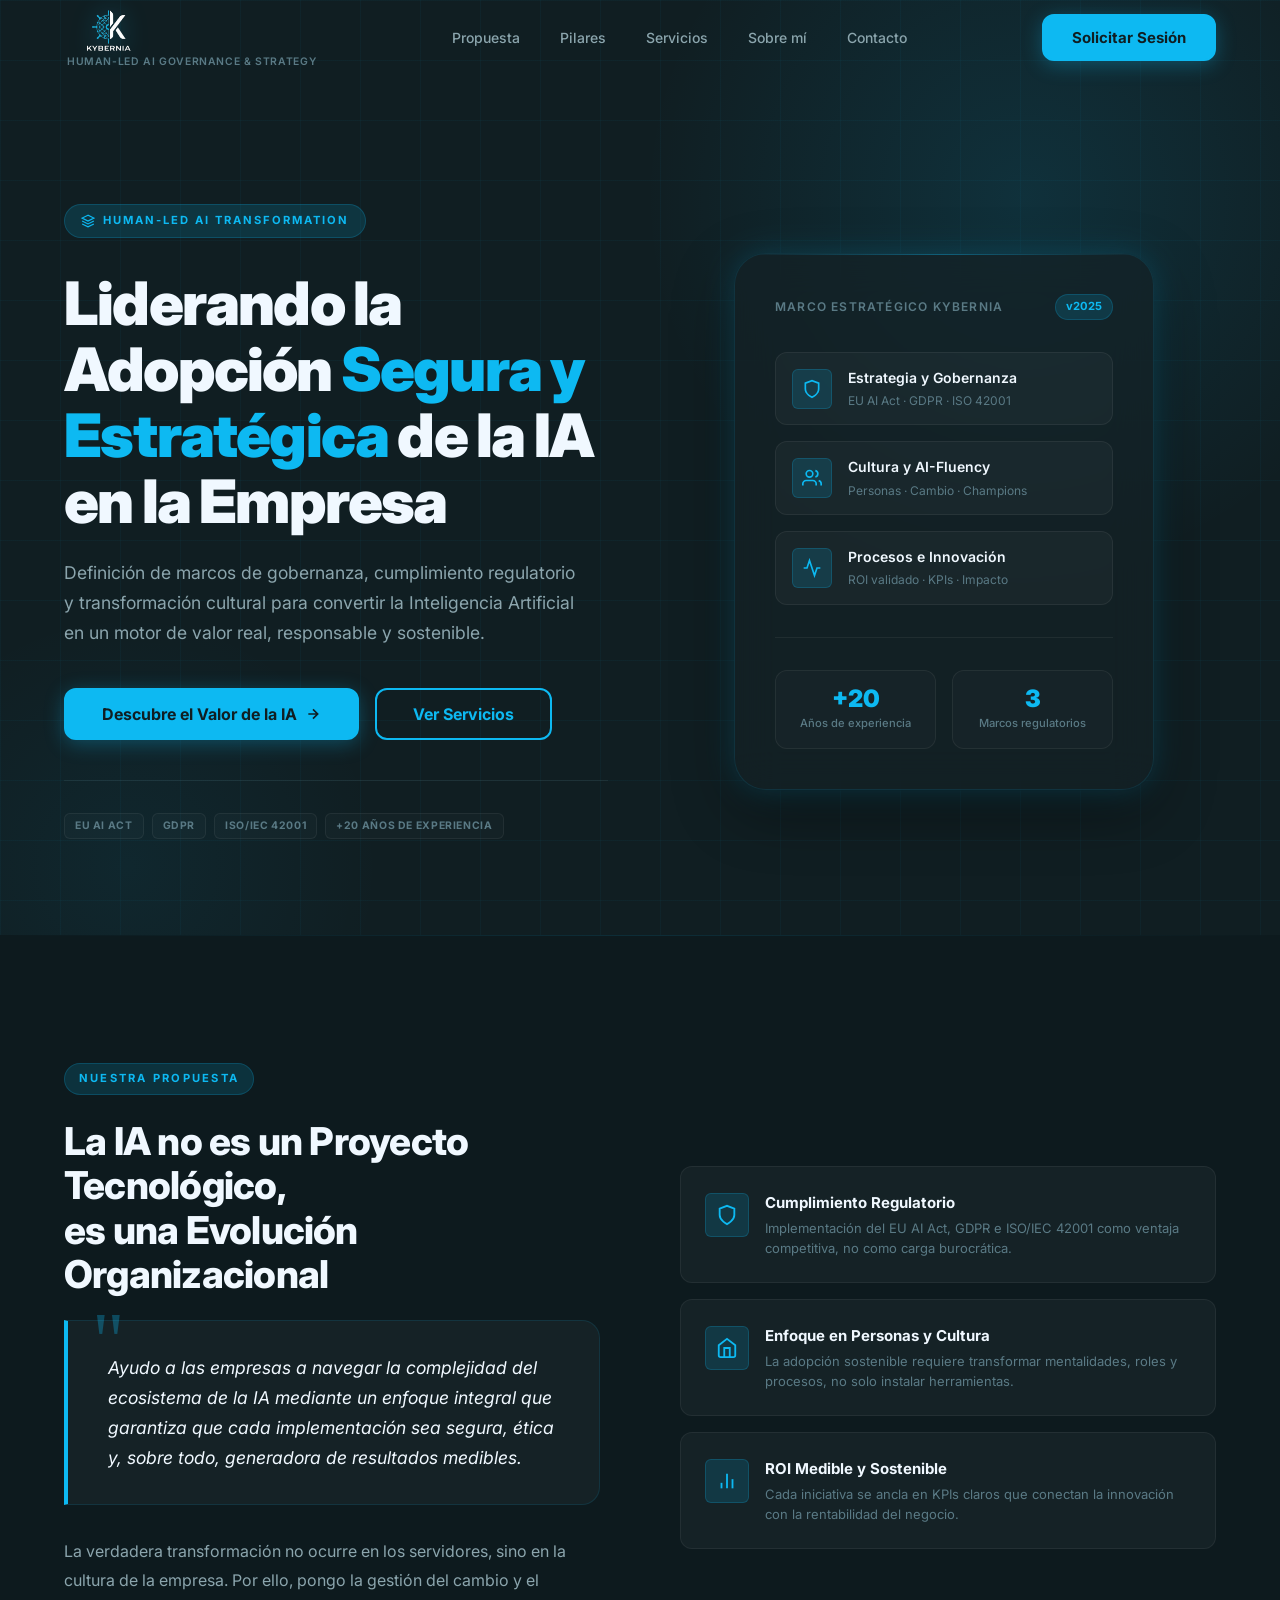
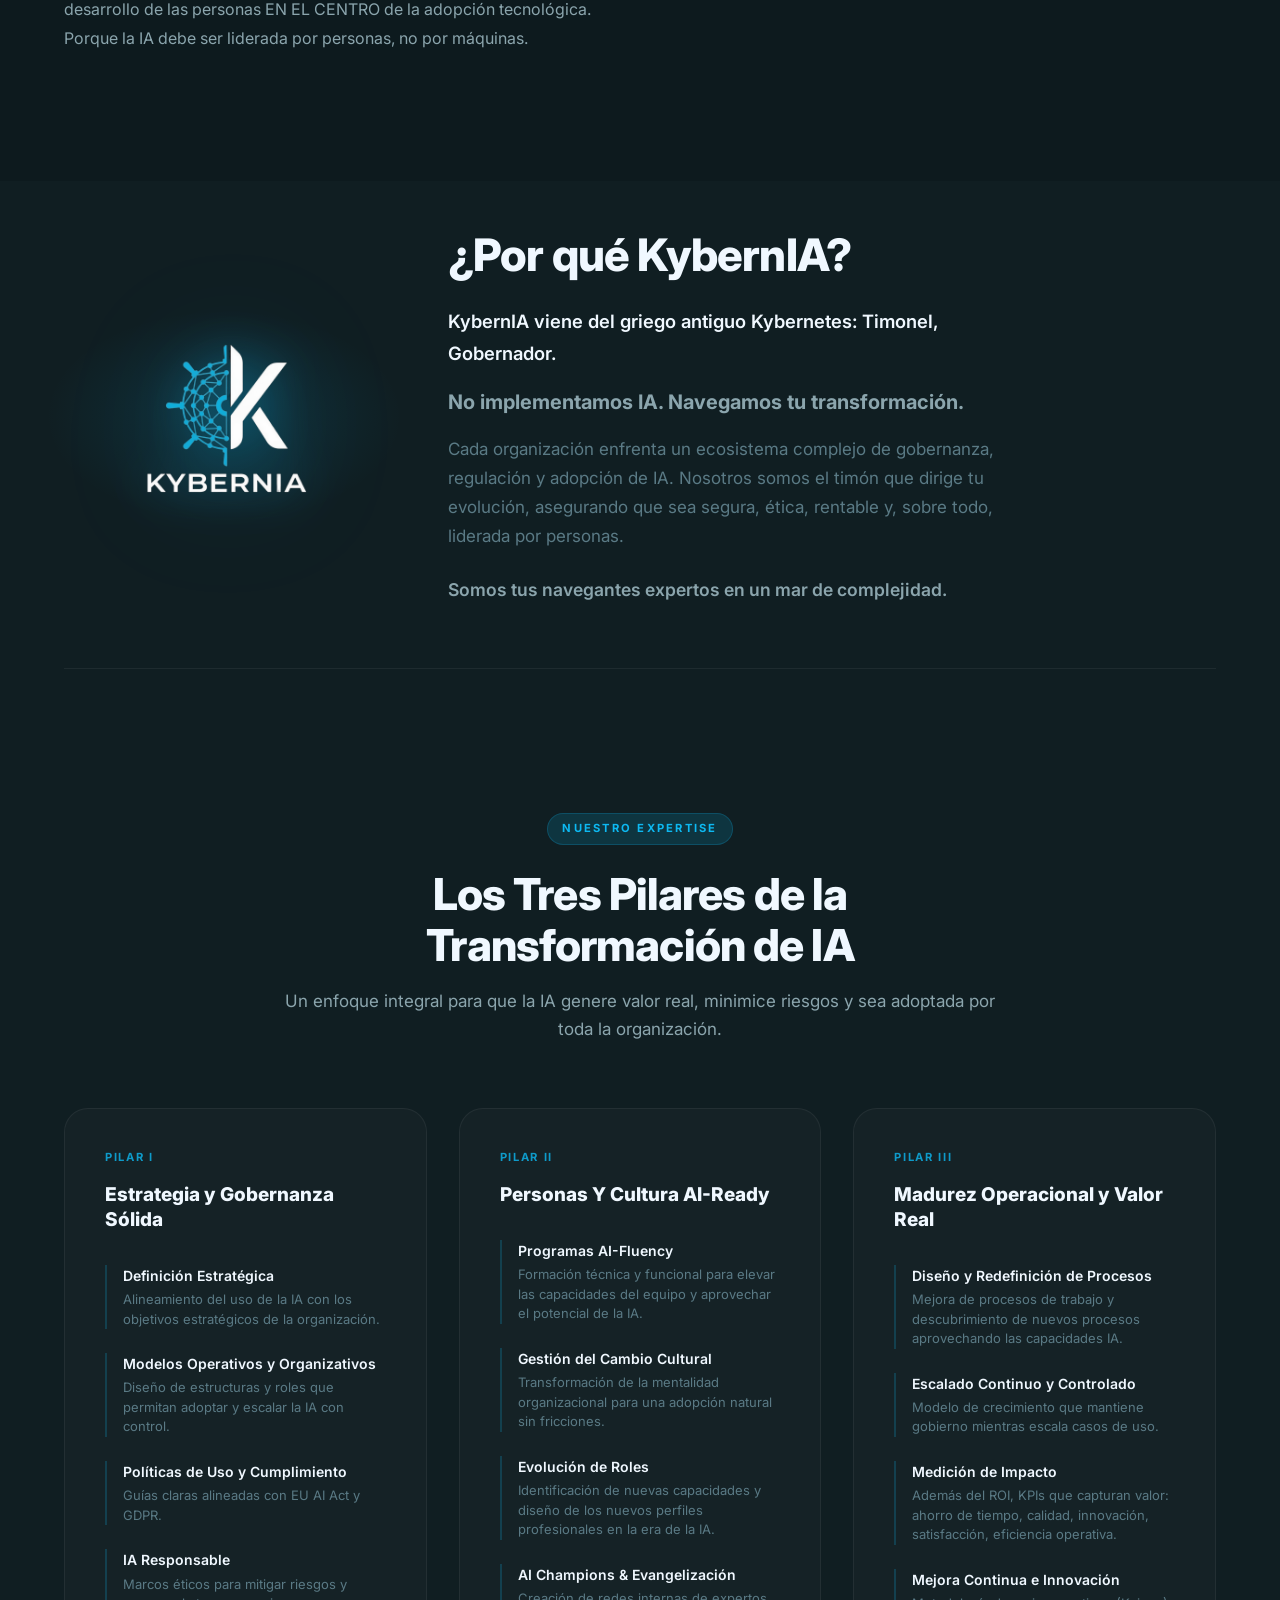
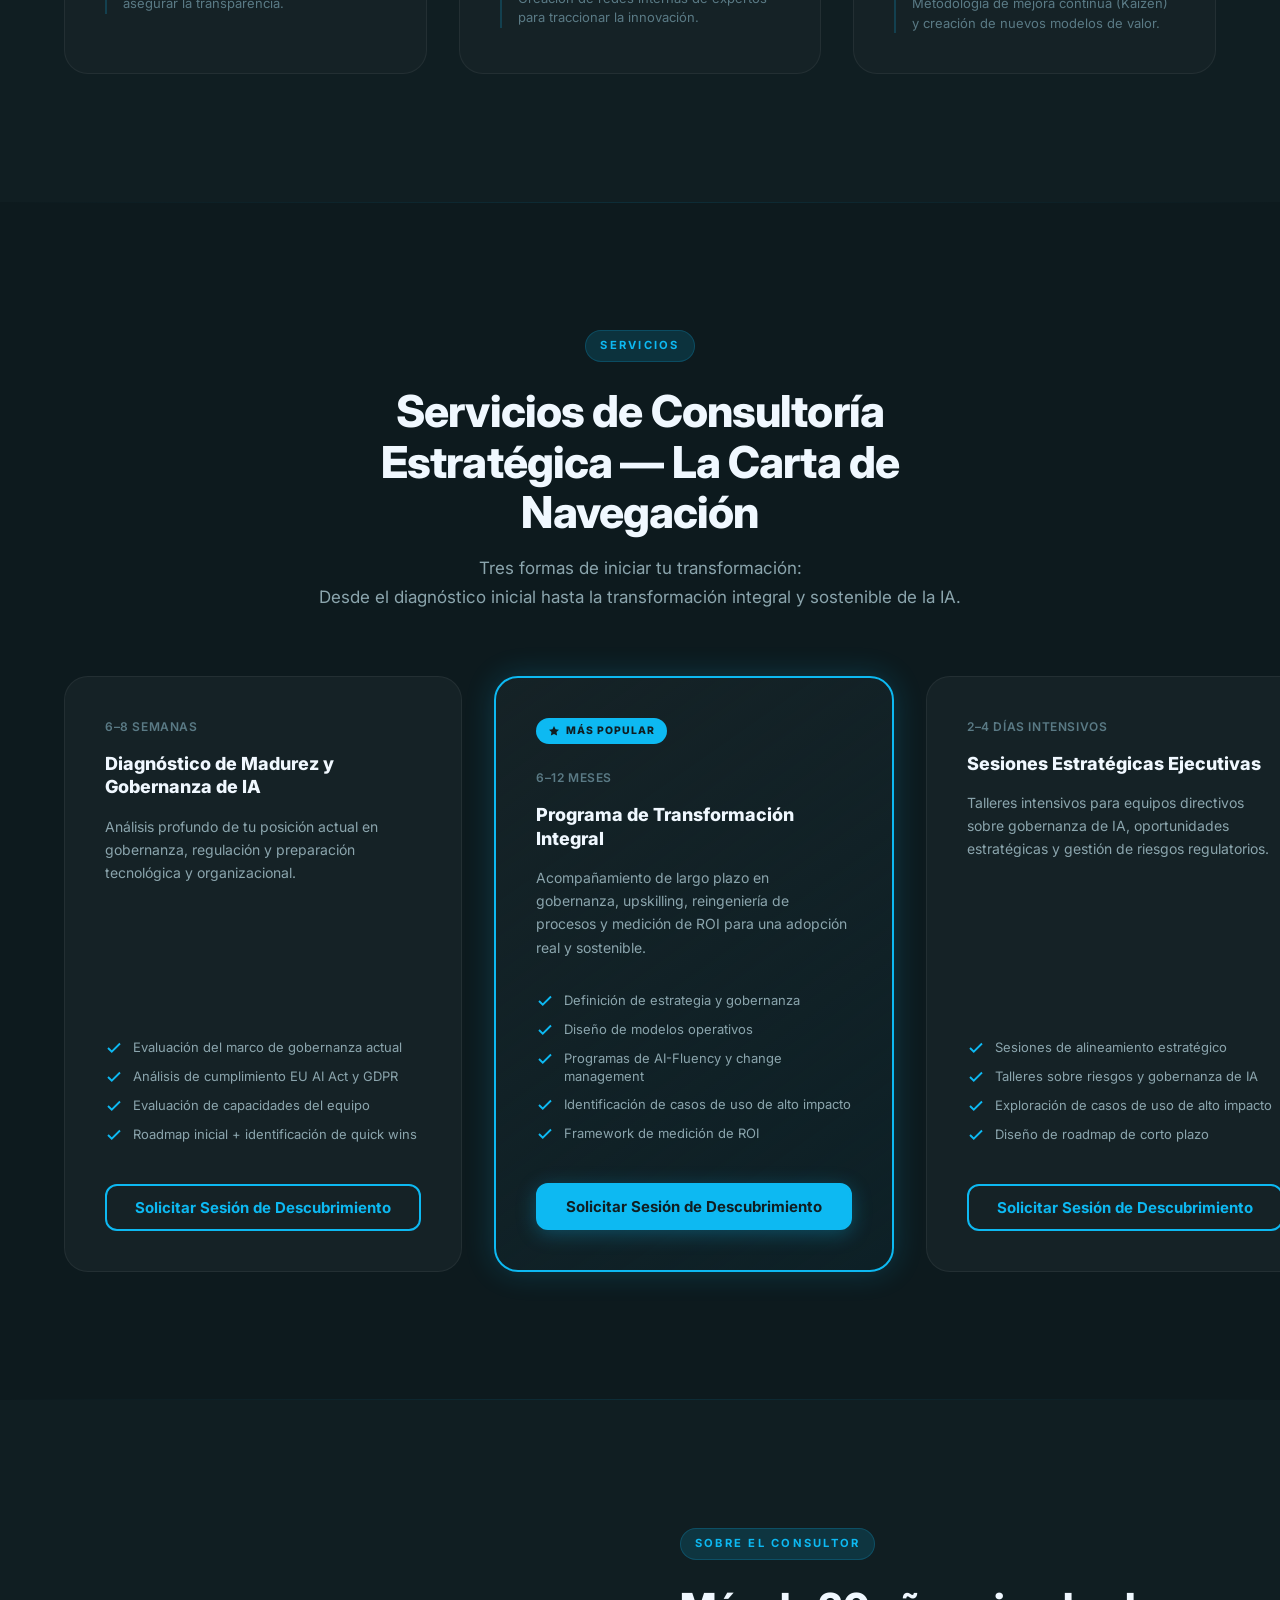
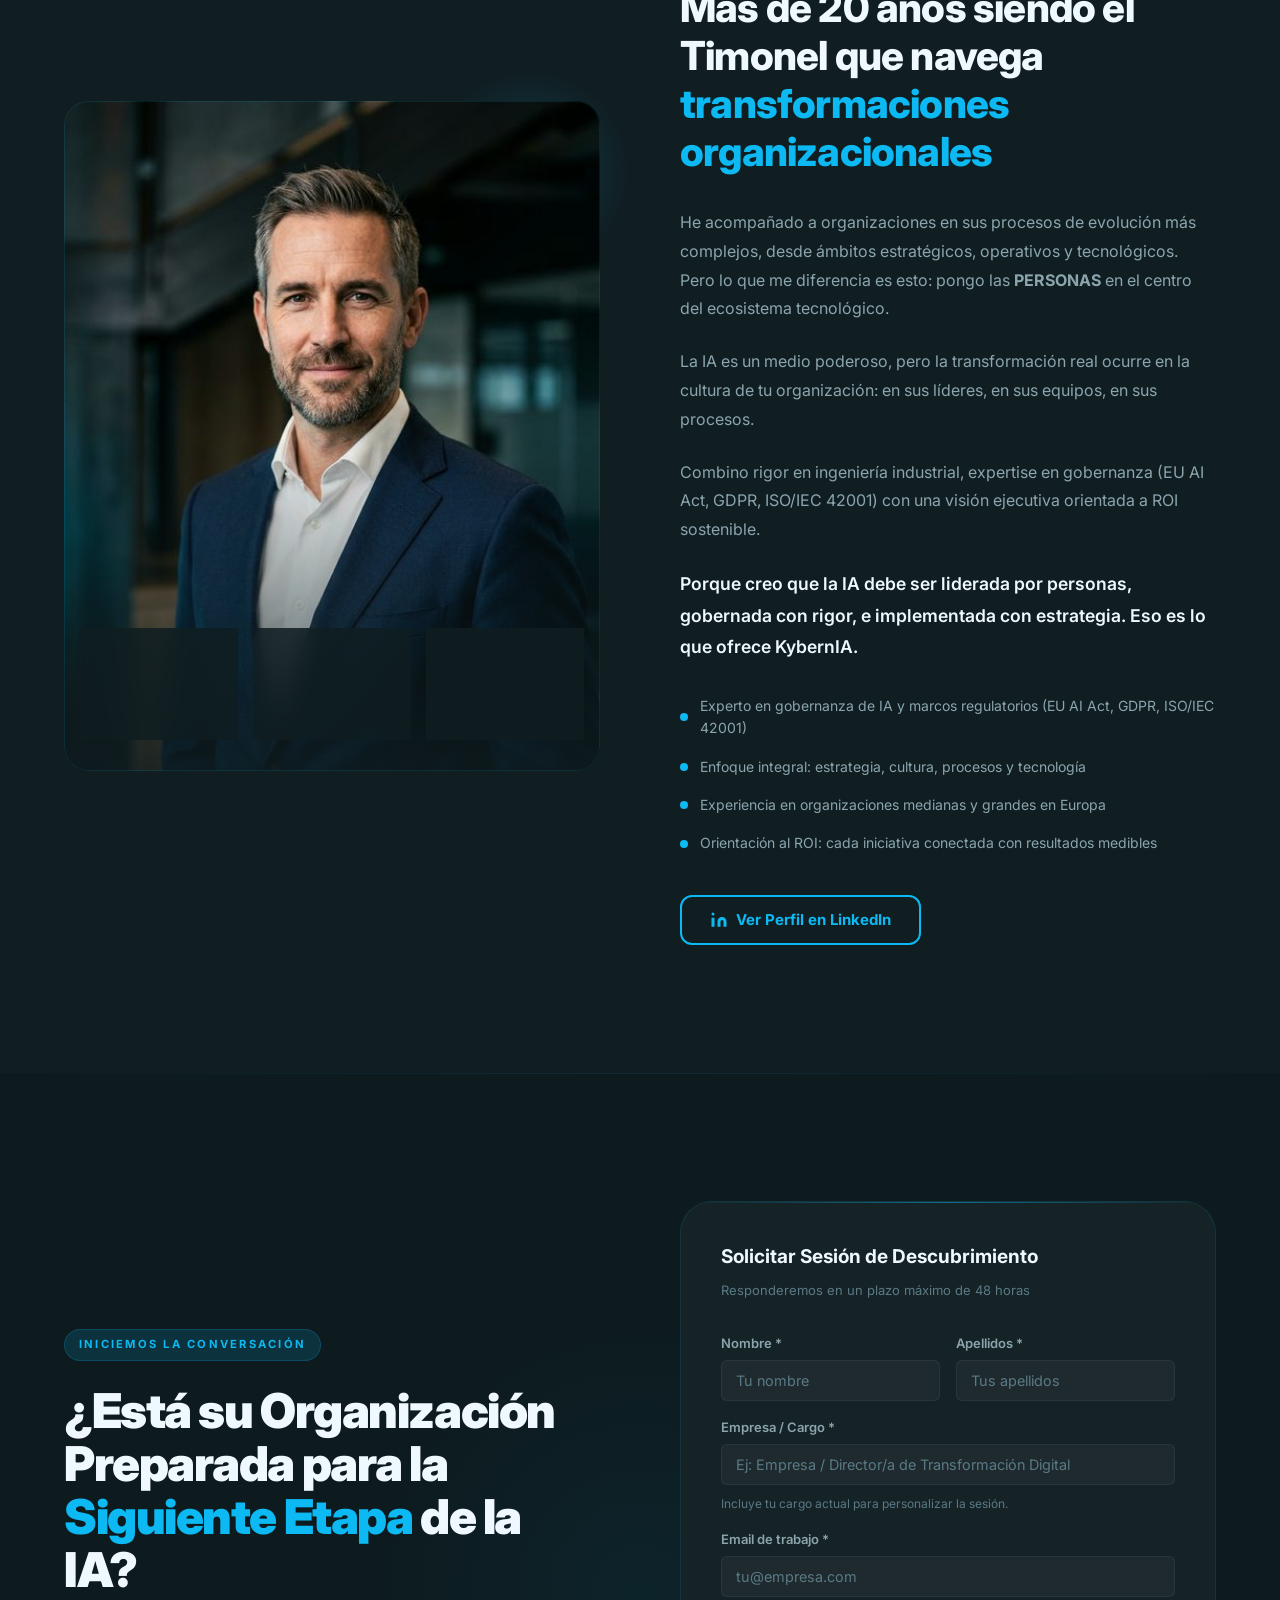
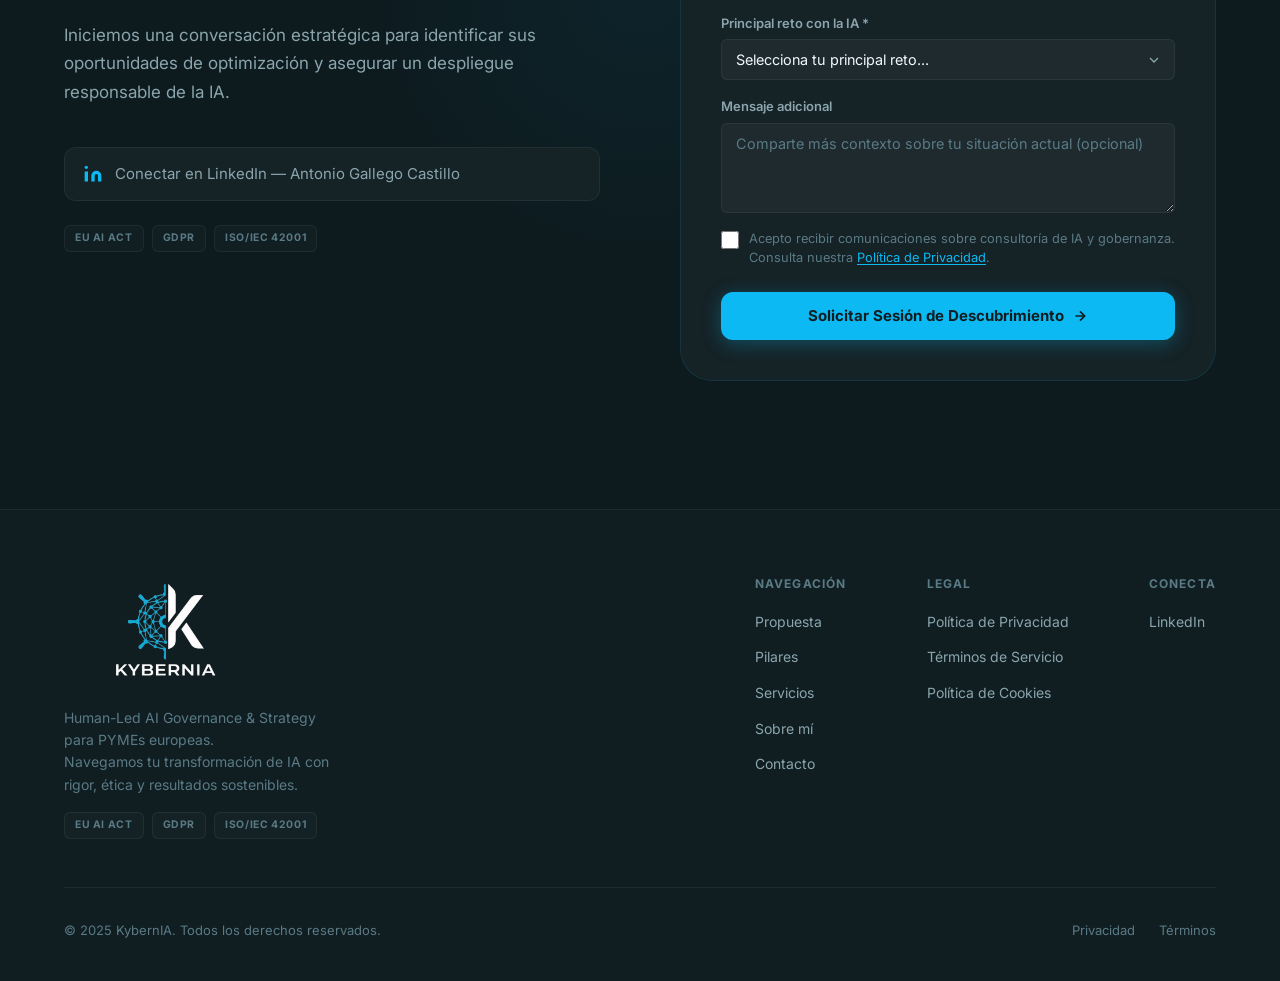
<file: docs/index.html>
<!DOCTYPE html>
<html lang="es" dir="ltr">

<head>
  <meta charset="UTF-8" />
  <meta name="viewport" content="width=device-width, initial-scale=1.0" />
  <meta http-equiv="X-UA-Compatible" content="IE=edge" />

  <!-- ── SEO ── -->
  <title>Gobernanza de IA y Transformación Estratégica | KybernIA</title>
  <meta name="description"
    content="Human-Led AI Governance & Strategy para PYMEs europeas. Navegamos tu transformación de IA con rigor, ética y resultados sostenibles." />
  <meta name="keywords"
    content="gobernanza IA, adopción IA, EU AI Act, GDPR, ISO 42001, transformación digital, cambio cultural, AI strategy, consultoría IA, PYMES europeas" />
  <link rel="canonical" href="https://kybernia.com/" />

  <!-- ── Open Graph / LinkedIn ── -->
  <meta property="og:type" content="website" />
  <meta property="og:url" content="https://kybernia.com/" />
  <meta property="og:title" content="KybernIA — Gobernanza de IA y Transformación Estratégica" />
  <meta property="og:description"
    content="Adopción estratégica de IA para organizaciones medianas. Gobernanza, cumplimiento regulatorio y transformación cultural." />
  <meta property="og:image" content="https://kybernia.com/assets/og-image.png" />
  <meta property="og:locale" content="es_ES" />

  <!-- ── Twitter / X ── -->
  <meta name="twitter:card" content="summary_large_image" />
  <meta name="twitter:title" content="KybernIA — Gobernanza de IA y Transformación Estratégica" />
  <meta name="twitter:description"
    content="Adopción estratégica de IA para organizaciones medianas. Gobernanza, cumplimiento regulatorio y transformación cultural." />
  <meta name="twitter:image" content="https://kybernia.com/assets/og-image.png" />

  <!-- ── Theme & Favicon ── -->
  <meta name="theme-color" content="#0db9f2" />
  <link rel="icon" type="image/png" href="assets/favicon.png" />
  <link rel="apple-touch-icon" href="assets/favicon.png" />

  <!-- ── Google Fonts ── -->
  <link rel="preconnect" href="https://fonts.googleapis.com" />
  <link rel="preconnect" href="https://fonts.gstatic.com" crossorigin />
  <link
    href="https://fonts.googleapis.com/css2?family=Inter:wght@400;500;600;700;800;900&display=swap"
    rel="stylesheet" />

  <!-- ── Stylesheet ── -->
  <link rel="stylesheet" href="css/styles.css" />

  <!-- ── Schema Markup ── -->
  <script type="application/ld+json">
    {
      "@context": "https://schema.org",
      "@type": "ProfessionalService",
      "name": "KybernIA",
      "url": "https://kybernia.com",
      "description": "Consultoría experta en gobernanza de IA, adopción estratégica y transformación cultural para PYMEs europeas.",
      "founder": {
        "@type": "Person",
        "name": "Antonio Gallego Castillo",
        "jobTitle": "AI Strategy & Governance Consultant",
        "sameAs": "https://www.linkedin.com/in/antoniogallegocastillo/"
      },
      "areaServed": "Europe",
      "serviceType": ["AI Governance Consulting", "AI Strategy", "Digital Transformation", "AI Adoption"],
      "knowsAbout": ["EU AI Act", "GDPR", "ISO/IEC 42001", "AI Governance", "Organizational Transformation"]
    }
  </script>
</head>

<body>

  <!-- ── Skip to main content (Accessibility) ── -->
  <a class="skip-link" href="#main">Saltar al contenido principal</a>

  <!-- ══════════════════════════════════════════════════════
       HEADER / NAVIGATION
  ══════════════════════════════════════════════════════ -->
  <header id="header" role="banner">
    <nav class="nav-inner" aria-label="Navegación principal">

      <!-- Logo -->
      <a href="#" class="nav-logo" aria-label="KybernIA – Inicio" style="display:flex; flex-direction:column; align-items:flex-start; gap:0;">
        <img src="assets/logo-transparente-blanco.png" alt="KYBERNIA" height="48" class="nav-logo-img" style="margin-bottom:0;" />
        <span style="font-size:0.65rem; color:var(--color-text-muted); letter-spacing:0.06em; font-weight:600; text-transform:uppercase; margin-left:3px;">Human-Led AI Governance & Strategy</span>
      </a>

      <!-- Desktop links -->
      <ul class="nav-links" role="list">
        <li><a href="#propuesta">Propuesta</a></li>
        <li><a href="#pilares">Pilares</a></li>
        <li><a href="#servicios">Servicios</a></li>
        <li><a href="#antonio">Sobre mí</a></li>
        <li><a href="#contacto">Contacto</a></li>
      </ul>

      <div class="nav-cta">
        <a href="#contacto" class="btn btn-primary">Solicitar Sesión</a>

        <!-- Hamburger -->
        <button
          class="nav-hamburger"
          id="hamburger"
          aria-controls="mobileMenu"
          aria-expanded="false"
          aria-label="Abrir menú de navegación"
        >
          <span></span>
          <span></span>
          <span></span>
        </button>
      </div>

    </nav>
  </header>

  <!-- Mobile menu -->
  <nav class="nav-mobile" id="mobileMenu" aria-label="Menú móvil" role="navigation">
    <a href="#propuesta">Propuesta</a>
    <a href="#pilares">Pilares</a>
    <a href="#servicios">Servicios</a>
    <a href="#antonio">Sobre mí</a>
    <a href="#contacto" class="btn btn-primary">Solicitar Sesión</a>
  </nav>

  <!-- ══════════════════════════════════════════════════════
       MAIN CONTENT
  ══════════════════════════════════════════════════════ -->
  <main id="main">

    <!-- ══════════════════════════════════════════
         HERO SECTION
    ══════════════════════════════════════════ -->
    <section id="hero" aria-labelledby="hero-heading">

      <!-- Background -->
      <div class="hero-bg" aria-hidden="true">
        <div class="hero-bg-grid"></div>
        <div class="hero-bg-glow"></div>
        <div class="hero-bg-glow-2"></div>
      </div>

      <div class="hero-inner container">

        <!-- Left column -->
        <div class="hero-left">
          <div class="hero-tag" aria-hidden="true">
            <svg viewBox="0 0 24 24" fill="none" stroke="currentColor" stroke-width="2" aria-hidden="true">
              <path d="M12 2L2 7l10 5 10-5-10-5zM2 17l10 5 10-5M2 12l10 5 10-5"/>
            </svg>
            Human-Led AI Transformation
          </div>

          <h1 id="hero-heading" class="hero-h1">
            Liderando la Adopción
            <span class="highlight">Segura y Estratégica</span>
            de la IA en la Empresa
          </h1>

          <p class="hero-desc">
            Definición de marcos de gobernanza, cumplimiento regulatorio y transformación cultural 
            para convertir la Inteligencia Artificial en un motor de valor real, responsable y sostenible.
          </p>

          <div class="hero-actions">
            <a href="#contacto" class="btn btn-primary btn-lg">
              Descubre el Valor de la IA
              <svg width="16" height="16" viewBox="0 0 24 24" fill="none" stroke="currentColor" stroke-width="2.5" aria-hidden="true">
                <path d="M5 12h14M12 5l7 7-7 7"/>
              </svg>
            </a>
            <a href="#servicios" class="btn btn-outline btn-lg">
              Ver Servicios
            </a>
          </div>

          <div class="hero-trust" aria-label="Referencias regulatorias">
            <div class="reg-badges" style="margin-top:0; border-top:none; padding-top:0;">
              <span class="reg-badge">EU AI Act</span>
              <span class="reg-badge">GDPR</span>
              <span class="reg-badge">ISO/IEC 42001</span>
              <span class="reg-badge">+20 años de experiencia</span>
            </div>
          </div>
        </div>

        <!-- Right column: Glass card -->
        <div class="hero-right" aria-hidden="true">
          <div class="hero-glass-card">
            <div class="hero-card-header">
              <span class="hero-card-title">Marco Estratégico KybernIA</span>
              <span class="hero-card-badge">v2025</span>
            </div>

            <div class="hero-pillars">

              <div class="hero-pillar-item">
                <div class="hero-pillar-icon">
                  <svg viewBox="0 0 24 24" fill="none" stroke="currentColor" stroke-width="2">
                    <path d="M12 22s8-4 8-10V5l-8-3-8 3v7c0 6 8 10 8 10z"/>
                  </svg>
                </div>
                <div class="hero-pillar-content">
                  <h4>Estrategia y Gobernanza</h4>
                  <p>EU AI Act · GDPR · ISO 42001</p>
                </div>
              </div>

              <div class="hero-pillar-item">
                <div class="hero-pillar-icon">
                  <svg viewBox="0 0 24 24" fill="none" stroke="currentColor" stroke-width="2">
                    <path d="M17 21v-2a4 4 0 0 0-4-4H5a4 4 0 0 0-4 4v2"/>
                    <circle cx="9" cy="7" r="4"/>
                    <path d="M23 21v-2a4 4 0 0 0-3-3.87"/>
                    <path d="M16 3.13a4 4 0 0 1 0 7.75"/>
                  </svg>
                </div>
                <div class="hero-pillar-content">
                  <h4>Cultura y AI-Fluency</h4>
                  <p>Personas · Cambio · Champions</p>
                </div>
              </div>

              <div class="hero-pillar-item">
                <div class="hero-pillar-icon">
                  <svg viewBox="0 0 24 24" fill="none" stroke="currentColor" stroke-width="2">
                    <polyline points="22 12 18 12 15 21 9 3 6 12 2 12"/>
                  </svg>
                </div>
                <div class="hero-pillar-content">
                  <h4>Procesos e Innovación</h4>
                  <p>ROI validado · KPIs · Impacto</p>
                </div>
              </div>

            </div>

            <div class="hero-card-stats">
              <div class="hero-stat">
                <div class="hero-stat-number">+20</div>
                <div class="hero-stat-label">Años de experiencia</div>
              </div>
              <div class="hero-stat">
                <div class="hero-stat-number">3</div>
                <div class="hero-stat-label">Marcos regulatorios</div>
              </div>
            </div>
          </div>
        </div>

      </div>
    </section>

    <!-- ══════════════════════════════════════════
         VALUE PROPOSITION
    ══════════════════════════════════════════ -->
    <section id="propuesta" aria-labelledby="propuesta-heading">
      <div class="container">
        <div class="value-prop-inner">

          <!-- Left: Quote & body -->
          <div class="value-prop-left reveal">
            <div class="section-label">Nuestra Propuesta</div>
            <h2 id="propuesta-heading" style="font-size:clamp(1.75rem,3.2vw,2.4rem);font-weight:800;letter-spacing:-0.02em;line-height:1.15;margin-bottom:1.5rem;">
              La IA no es un Proyecto Tecnológico,<br>es una Evolución Organizacional
            </h2>

            <div class="value-prop-quote">
              <p>
                Ayudo a las empresas a navegar la complejidad del ecosistema de la IA
                mediante un enfoque integral que garantiza que cada implementación sea
                segura, ética y, sobre todo, generadora de resultados medibles.
              </p>
            </div>

            <p class="value-prop-body">
              La verdadera transformación no ocurre en los servidores, sino en la cultura
              de la empresa. Por ello, pongo la gestión del cambio y el desarrollo de las
              personas EN EL CENTRO de la adopción tecnológica. Porque la IA debe ser
              liderada por personas, no por máquinas.
            </p>
          </div>

          <!-- Right: highlight cards -->
          <div class="value-prop-right reveal" style="animation-delay:150ms">
            <div class="value-highlights">

              <div class="value-highlight-item">
                <div class="value-highlight-icon" aria-hidden="true">
                  <svg viewBox="0 0 24 24" fill="none" stroke="currentColor" stroke-width="2">
                    <path d="M12 22s8-4 8-10V5l-8-3-8 3v7c0 6 8 10 8 10z"/>
                  </svg>
                </div>
                <div>
                  <h4>Cumplimiento Regulatorio</h4>
                  <p>Implementación del EU AI Act, GDPR e ISO/IEC 42001 como ventaja competitiva, no como carga burocrática.</p>
                </div>
              </div>

              <div class="value-highlight-item">
                <div class="value-highlight-icon" aria-hidden="true">
                  <svg viewBox="0 0 24 24" fill="none" stroke="currentColor" stroke-width="2">
                    <path d="M3 9l9-7 9 7v11a2 2 0 0 1-2 2H5a2 2 0 0 1-2-2z"/>
                    <polyline points="9 22 9 12 15 12 15 22"/>
                  </svg>
                </div>
                <div>
                  <h4>Enfoque en Personas y Cultura</h4>
                  <p>La adopción sostenible requiere transformar mentalidades, roles y procesos, no solo instalar herramientas.</p>
                </div>
              </div>

              <div class="value-highlight-item">
                <div class="value-highlight-icon" aria-hidden="true">
                  <svg viewBox="0 0 24 24" fill="none" stroke="currentColor" stroke-width="2">
                    <line x1="18" y1="20" x2="18" y2="10"/>
                    <line x1="12" y1="20" x2="12" y2="4"/>
                    <line x1="6" y1="20" x2="6" y2="14"/>
                  </svg>
                </div>
                <div>
                  <h4>ROI Medible y Sostenible</h4>
                  <p>Cada iniciativa se ancla en KPIs claros que conectan la innovación con la rentabilidad del negocio.</p>
                </div>
              </div>

            </div>
          </div>

        </div>
      </div>
    </section>

    <!-- ══════════════════════════════════════════
         POR QUÉ KYBERNIA
    ══════════════════════════════════════════ -->
    <section id="por-que" aria-labelledby="porque-heading" style="padding-top: var(--space-6);">
      <div class="container">
        <div class="pilares-intro reveal">
          <!-- Logo grande a la izquierda -->
          <div class="pilares-intro-logo" aria-hidden="true">
            <img
              src="assets/logo-transparente-blanco.png"
              alt="KYBERNIA"
              class="pilares-logo-img"
            />
          </div>
          <!-- Texto a la derecha -->
          <div class="pilares-intro-text">
            <h2 id="porque-heading" style="margin-bottom: 1.5rem; font-size: clamp(2rem, 3.5vw, 3rem); line-height: 1.2;">¿Por qué KybernIA?</h2>
            <p style="font-size: 1.15rem; color: var(--color-primary-light); font-weight: 600; margin-bottom: 1rem;">
              KybernIA viene del griego antiguo Kybernetes: Timonel, Gobernador.
            </p>
            <p style="margin-bottom: 1rem; font-size: 1.25rem;">
              <strong>No implementamos IA. Navegamos tu transformación.</strong>
            </p>
            <p style="margin-bottom: 1.5rem; color: var(--color-text-muted);">
              Cada organización enfrenta un ecosistema complejo de gobernanza, regulación y adopción de IA. 
              Nosotros somos el timón que dirige tu evolución, asegurando que sea segura, ética, rentable 
              y, sobre todo, liderada por personas.
            </p>
            <p style="font-weight: 600; font-size: 1.1rem;">
              Somos tus navegantes expertos en un mar de complejidad.
            </p>
          </div>
        </div>
      </div>
    </section>

    <!-- ══════════════════════════════════════════
         CORE EXPERTISE — 3 PILARES
    ══════════════════════════════════════════ -->
    <section id="pilares" aria-labelledby="pilares-heading">
      <div class="container">

        <div class="section-header reveal">
          <div class="section-label">Nuestro Expertise</div>
          <h2 id="pilares-heading">Los Tres Pilares de la Transformación de IA</h2>
          <p>Un enfoque integral para que la IA genere valor real, minimice riesgos y sea adoptada por toda la organización.</p>
        </div>

        <div class="pilares-grid">

          <!-- Pilar I -->
          <article class="pilar-card reveal">
            <div class="pilar-number" aria-label="Pilar uno">Pilar I</div>
            <h3>Estrategia y Gobernanza Sólida</h3>
            <div class="pilar-items">
              <div class="pilar-item">
                <h4>Definición Estratégica</h4>
                <p>Alineamiento del uso de la IA con los objetivos estratégicos de la organización.</p>
              </div>
              <div class="pilar-item">
                <h4>Modelos Operativos y Organizativos</h4>
                <p>Diseño de estructuras y roles que permitan adoptar y escalar la IA con control.</p>
              </div>
              <div class="pilar-item">
                <h4>Políticas de Uso y Cumplimiento</h4>
                <p>Guías claras alineadas con EU AI Act y GDPR.</p>
              </div>
              <div class="pilar-item">
                <h4>IA Responsable</h4>
                <p>Marcos éticos para mitigar riesgos y asegurar la transparencia.</p>
              </div>
            </div>
          </article>

          <!-- Pilar II -->
          <article class="pilar-card reveal" style="animation-delay:150ms">
            <div class="pilar-number" aria-label="Pilar dos">Pilar II</div>
            <h3>Personas Y Cultura AI-Ready</h3>
            <div class="pilar-items">
              <div class="pilar-item">
                <h4>Programas AI-Fluency</h4>
                <p>Formación técnica y funcional para elevar las capacidades del equipo y aprovechar el potencial de la IA.</p>
              </div>
              <div class="pilar-item">
                <h4>Gestión del Cambio Cultural</h4>
                <p>Transformación de la mentalidad organizacional para una adopción natural sin fricciones.</p>
              </div>
              <div class="pilar-item">
                <h4>Evolución de Roles</h4>
                <p>Identificación de nuevas capacidades y diseño de los nuevos perfiles profesionales en la era de la IA.</p>
              </div>
              <div class="pilar-item">
                <h4>AI Champions & Evangelización</h4>
                <p>Creación de redes internas de expertos para traccionar la innovación.</p>
              </div>
            </div>
          </article>

          <!-- Pilar III -->
          <article class="pilar-card reveal" style="animation-delay:300ms">
            <div class="pilar-number" aria-label="Pilar tres">Pilar III</div>
            <h3>Madurez Operacional y Valor Real</h3>
            <div class="pilar-items">
              <div class="pilar-item">
                <h4>Diseño y Redefinición de Procesos</h4>
                <p>Mejora de procesos de trabajo y descubrimiento de nuevos procesos aprovechando las capacidades IA.</p>
              </div>
              <div class="pilar-item">
                <h4>Escalado Continuo y Controlado</h4>
                <p>Modelo de crecimiento que mantiene gobierno mientras escala casos de uso.</p>
              </div>
              <div class="pilar-item">
                <h4>Medición de Impacto</h4>
                <p>Además del ROI, KPIs que capturan valor: ahorro de tiempo, calidad, innovación, satisfacción, eficiencia operativa.</p>
              </div>
              <div class="pilar-item">
                <h4>Mejora Continua e Innovación</h4>
                <p>Metodología de mejora continua (Kaizen) y creación de nuevos modelos de valor.</p>
              </div>
            </div>
          </article>

        </div>
      </div>
    </section>

    <!-- ══════════════════════════════════════════
         SERVICES
    ══════════════════════════════════════════ -->
    <section id="servicios" aria-labelledby="servicios-heading">
      <div class="container">

        <div class="section-header reveal">
          <div class="section-label">Servicios</div>
          <h2 id="servicios-heading">Servicios de Consultoría Estratégica — La Carta de Navegación</h2>
          <p>
            Tres formas de iniciar tu transformación:<br>
            Desde el diagnóstico inicial hasta la transformación integral y sostenible de la IA.
          </p>
        </div>

        <div class="services-grid">

          <!-- Servicio 1 -->
          <article class="service-card reveal">
            <div class="service-duration">6–8 semanas</div>
            <h3>Diagnóstico de Madurez y Gobernanza de IA</h3>
            <p>
              Análisis profundo de tu posición actual en gobernanza, regulación
              y preparación tecnológica y organizacional.
            </p>
            <ul class="service-includes" aria-label="Qué incluye">
              <li class="service-include-item">
                <svg class="service-check" viewBox="0 0 24 24" fill="none" stroke="currentColor" stroke-width="2.5" aria-hidden="true">
                  <polyline points="20 6 9 17 4 12"/>
                </svg>
                Evaluación del marco de gobernanza actual
              </li>
              <li class="service-include-item">
                <svg class="service-check" viewBox="0 0 24 24" fill="none" stroke="currentColor" stroke-width="2.5" aria-hidden="true">
                  <polyline points="20 6 9 17 4 12"/>
                </svg>
                Análisis de cumplimiento EU AI Act y GDPR
              </li>
              <li class="service-include-item">
                <svg class="service-check" viewBox="0 0 24 24" fill="none" stroke="currentColor" stroke-width="2.5" aria-hidden="true">
                  <polyline points="20 6 9 17 4 12"/>
                </svg>
                Evaluación de capacidades del equipo
              </li>
              <li class="service-include-item">
                <svg class="service-check" viewBox="0 0 24 24" fill="none" stroke="currentColor" stroke-width="2.5" aria-hidden="true">
                  <polyline points="20 6 9 17 4 12"/>
                </svg>
                Roadmap inicial + identificación de quick wins
              </li>
            </ul>
            <a href="#contacto" class="btn btn-outline">Solicitar Sesión de Descubrimiento</a>
          </article>

          <!-- Servicio 2 — FEATURED -->
          <article class="service-card featured reveal" style="animation-delay:150ms">
            <div class="service-badge" aria-label="Más popular">
              <svg width="12" height="12" viewBox="0 0 24 24" fill="currentColor" aria-hidden="true">
                <path d="M12 2l3.09 6.26L22 9.27l-5 4.87 1.18 6.88L12 17.77l-6.18 3.25L7 14.14 2 9.27l6.91-1.01L12 2z"/>
              </svg>
              Más Popular
            </div>
            <div class="service-duration">6–12 meses</div>
            <h3>Programa de Transformación Integral</h3>
            <p>
              Acompañamiento de largo plazo en gobernanza, upskilling, reingeniería
              de procesos y medición de ROI para una adopción real y sostenible.
            </p>
            <ul class="service-includes" aria-label="Qué incluye">
              <li class="service-include-item">
                <svg class="service-check" viewBox="0 0 24 24" fill="none" stroke="currentColor" stroke-width="2.5" aria-hidden="true">
                  <polyline points="20 6 9 17 4 12"/>
                </svg>
                Definición de estrategia y gobernanza
              </li>
              <li class="service-include-item">
                <svg class="service-check" viewBox="0 0 24 24" fill="none" stroke="currentColor" stroke-width="2.5" aria-hidden="true">
                  <polyline points="20 6 9 17 4 12"/>
                </svg>
                Diseño de modelos operativos
              </li>
              <li class="service-include-item">
                <svg class="service-check" viewBox="0 0 24 24" fill="none" stroke="currentColor" stroke-width="2.5" aria-hidden="true">
                  <polyline points="20 6 9 17 4 12"/>
                </svg>
                Programas de AI-Fluency y change management
              </li>
              <li class="service-include-item">
                <svg class="service-check" viewBox="0 0 24 24" fill="none" stroke="currentColor" stroke-width="2.5" aria-hidden="true">
                  <polyline points="20 6 9 17 4 12"/>
                </svg>
                Identificación de casos de uso de alto impacto
              </li>
              <li class="service-include-item">
                <svg class="service-check" viewBox="0 0 24 24" fill="none" stroke="currentColor" stroke-width="2.5" aria-hidden="true">
                  <polyline points="20 6 9 17 4 12"/>
                </svg>
                Framework de medición de ROI
              </li>
            </ul>
            <a href="#contacto" class="btn btn-primary">Solicitar Sesión de Descubrimiento</a>
          </article>

          <!-- Servicio 3 -->
          <article class="service-card reveal" style="animation-delay:300ms">
            <div class="service-duration">2–4 días intensivos</div>
            <h3>Sesiones Estratégicas Ejecutivas</h3>
            <p>
              Talleres intensivos para equipos directivos sobre gobernanza de IA,
              oportunidades estratégicas y gestión de riesgos regulatorios.
            </p>
            <ul class="service-includes" aria-label="Qué incluye">
              <li class="service-include-item">
                <svg class="service-check" viewBox="0 0 24 24" fill="none" stroke="currentColor" stroke-width="2.5" aria-hidden="true">
                  <polyline points="20 6 9 17 4 12"/>
                </svg>
                Sesiones de alineamiento estratégico
              </li>
              <li class="service-include-item">
                <svg class="service-check" viewBox="0 0 24 24" fill="none" stroke="currentColor" stroke-width="2.5" aria-hidden="true">
                  <polyline points="20 6 9 17 4 12"/>
                </svg>
                Talleres sobre riesgos y gobernanza de IA
              </li>
              <li class="service-include-item">
                <svg class="service-check" viewBox="0 0 24 24" fill="none" stroke="currentColor" stroke-width="2.5" aria-hidden="true">
                  <polyline points="20 6 9 17 4 12"/>
                </svg>
                Exploración de casos de uso de alto impacto
              </li>
              <li class="service-include-item">
                <svg class="service-check" viewBox="0 0 24 24" fill="none" stroke="currentColor" stroke-width="2.5" aria-hidden="true">
                  <polyline points="20 6 9 17 4 12"/>
                </svg>
                Diseño de roadmap de corto plazo
              </li>
            </ul>
            <a href="#contacto" class="btn btn-outline">Solicitar Sesión de Descubrimiento</a>
          </article>

        </div>
      </div>
    </section>

    <!-- ══════════════════════════════════════════
         ABOUT — ANTONIO
    ══════════════════════════════════════════ -->
    <section id="antonio" aria-labelledby="antonio-heading">
      <div class="container">
        <div class="about-inner">

          <!-- Image -->
          <div class="about-image-wrapper reveal">
            <div class="about-image-frame">
              <img
                src="assets/consultant.png"
                alt="Antonio Gallego Castillo, consultor experto en gobernanza y adopción de IA"
                loading="lazy"
              />
              <div class="about-image-overlay" aria-hidden="true"></div>
              <div class="about-image-border" aria-hidden="true"></div>
            </div>
            <div class="about-image-glow" aria-hidden="true"></div>

            <!-- Floating stats -->
            <div class="about-stats-floating" aria-label="Datos de experiencia">
              <div class="about-stat-chip">
                <strong>+20</strong>
                <span>Años liderando transformación</span>
              </div>
              <div class="about-stat-chip">
                <strong>3</strong>
                <span>Marcos regulatorios</span>
              </div>
              <div class="about-stat-chip">
                <strong>360°</strong>
                <span>Visión estratégica</span>
              </div>
            </div>
          </div>

          <!-- Content -->
          <div class="about-content reveal" style="animation-delay:150ms">
            <div class="section-label">Sobre el Consultor</div>
            <h2 id="antonio-heading" style="font-size: clamp(2rem, 3.5vw, 2.5rem); line-height: 1.2;">
              Más de 20 años siendo el Timonel que navega<br>
              <em>transformaciones organizacionales</em>
            </h2>

            <p>
              He acompañado a organizaciones en sus procesos de evolución más complejos,
              desde ámbitos estratégicos, operativos y tecnológicos. Pero lo que me diferencia
              es esto: pongo las <strong>PERSONAS</strong> en el centro del ecosistema tecnológico.
            </p>

            <p>
              La IA es un medio poderoso, pero la transformación real ocurre en la cultura
              de tu organización: en sus líderes, en sus equipos, en sus procesos.
            </p>

            <p>
              Combino rigor en ingeniería industrial, expertise en gobernanza (EU AI Act,
              GDPR, ISO/IEC 42001) con una visión ejecutiva orientada a ROI sostenible.
            </p>

            <p style="font-weight: 600; font-size: 1.1rem; color: var(--color-primary-light);">
              Porque creo que la IA debe ser liderada por personas, gobernada con rigor,
              e implementada con estrategia. Eso es lo que ofrece KybernIA.
            </p>

            <div class="about-differentiators" aria-label="Diferenciadores clave">
              <div class="about-diff-item">
                <div class="about-diff-dot" aria-hidden="true"></div>
                Experto en gobernanza de IA y marcos regulatorios (EU AI Act, GDPR, ISO/IEC 42001)
              </div>
              <div class="about-diff-item">
                <div class="about-diff-dot" aria-hidden="true"></div>
                Enfoque integral: estrategia, cultura, procesos y tecnología
              </div>
              <div class="about-diff-item">
                <div class="about-diff-dot" aria-hidden="true"></div>
                Experiencia en organizaciones medianas y grandes en Europa
              </div>
              <div class="about-diff-item">
                <div class="about-diff-dot" aria-hidden="true"></div>
                Orientación al ROI: cada iniciativa conectada con resultados medibles
              </div>
            </div>

            <a
              href="https://www.linkedin.com/in/antoniogallegocastillo/"
              target="_blank"
              rel="noopener noreferrer"
              class="btn btn-outline"
              aria-label="Ver perfil de Antonio Gallego Castillo en LinkedIn (se abre en nueva pestaña)"
            >
              <svg width="18" height="18" viewBox="0 0 24 24" fill="currentColor" aria-hidden="true">
                <path d="M16 8a6 6 0 0 1 6 6v7h-4v-7a2 2 0 0 0-2-2 2 2 0 0 0-2 2v7h-4v-7a6 6 0 0 1 6-6z"/>
                <rect x="2" y="9" width="4" height="12"/>
                <circle cx="4" cy="4" r="2"/>
              </svg>
              Ver Perfil en LinkedIn
            </a>
          </div>

        </div>
      </div>
    </section>

    <!-- ══════════════════════════════════════════
         CONTACT / CTA
    ══════════════════════════════════════════ -->
    <section id="contacto" aria-labelledby="contacto-heading">
      <div class="contact-glow" aria-hidden="true"></div>
      <div class="container">
        <div class="contact-inner">

          <!-- Left -->
          <div class="contact-left reveal">
            <div class="section-label">Iniciemos la Conversación</div>
            <h2 id="contacto-heading">
              ¿Está su Organización Preparada para la
              <em>Siguiente Etapa</em> de la IA?
            </h2>
            <p>
              Iniciemos una conversación estratégica para identificar sus oportunidades
              de optimización y asegurar un despliegue responsable de la IA.
            </p>

            <div class="contact-direct" aria-label="Formas de contacto directo">
              <a
                href="https://www.linkedin.com/in/antoniogallegocastillo/"
                target="_blank"
                rel="noopener noreferrer"
                class="contact-direct-item"
                aria-label="Conectar en LinkedIn (se abre en nueva pestaña)"
              >
                <svg viewBox="0 0 24 24" fill="currentColor" aria-hidden="true">
                  <path d="M16 8a6 6 0 0 1 6 6v7h-4v-7a2 2 0 0 0-2-2 2 2 0 0 0-2 2v7h-4v-7a6 6 0 0 1 6-6z"/>
                  <rect x="2" y="9" width="4" height="12"/>
                  <circle cx="4" cy="4" r="2"/>
                </svg>
                Conectar en LinkedIn — Antonio Gallego Castillo
              </a>
            </div>

            <div class="reg-badges" style="margin-top: 1.5rem;">
              <span class="reg-badge">EU AI Act</span>
              <span class="reg-badge">GDPR</span>
              <span class="reg-badge">ISO/IEC 42001</span>
            </div>
          </div>

          <!-- Right: Form -->
          <div class="contact-form-panel reveal" style="animation-delay:150ms">

            <div id="formContent">
              <h3 class="form-title">Solicitar Sesión de Descubrimiento</h3>
              <p class="form-subtitle">Responderemos en un plazo máximo de 48 horas</p>

              <form
                class="contact-form"
                id="contactForm"
                novalidate
                aria-label="Formulario de contacto"
              >

                <div class="form-row">
                  <div class="form-group">
                    <label for="nombre">Nombre <span aria-hidden="true">*</span></label>
                    <input
                      type="text"
                      id="nombre"
                      name="nombre"
                      required
                      autocomplete="given-name"
                      placeholder="Tu nombre"
                      aria-required="true"
                    />
                  </div>
                  <div class="form-group">
                    <label for="apellidos">Apellidos <span aria-hidden="true">*</span></label>
                    <input
                      type="text"
                      id="apellidos"
                      name="apellidos"
                      required
                      autocomplete="family-name"
                      placeholder="Tus apellidos"
                      aria-required="true"
                    />
                  </div>
                </div>

                <div class="form-group">
                  <label for="empresa">Empresa / Cargo <span aria-hidden="true">*</span></label>
                  <input
                    type="text"
                    id="empresa"
                    name="empresa"
                    required
                    placeholder="Ej: Empresa / Director/a de Transformación Digital"
                    aria-required="true"
                    aria-describedby="empresa-hint"
                  />
                  <small id="empresa-hint" style="font-size:0.75rem;color:var(--color-text-muted);margin-top:3px;">
                    Incluye tu cargo actual para personalizar la sesión.
                  </small>
                </div>

                <div class="form-group">
                  <label for="email">Email de trabajo <span aria-hidden="true">*</span></label>
                  <input
                    type="email"
                    id="email"
                    name="email"
                    required
                    autocomplete="work email"
                    placeholder="tu@empresa.com"
                    aria-required="true"
                  />
                </div>

                <div class="form-group">
                  <label for="reto">Principal reto con la IA <span aria-hidden="true">*</span></label>
                  <select
                    id="reto"
                    name="reto"
                    required
                    aria-required="true"
                  >
                    <option value="">Selecciona tu principal reto...</option>
                    <option value="estrategia">Estrategia y Gobernanza</option>
                    <option value="adopcion">Adopción Organizacional</option>
                    <option value="procesos">Optimización de Procesos</option>
                    <option value="regulatorio">Cumplimiento Regulatorio (AI Act, GDPR)</option>
                    <option value="formacion">Formación y AI-Fluency</option>
                    <option value="otro">Otro</option>
                    <option value="discutir">Prefiero discutirlo</option>
                  </select>
                </div>

                <div class="form-group">
                  <label for="mensaje">Mensaje adicional</label>
                  <textarea
                    id="mensaje"
                    name="mensaje"
                    rows="3"
                    placeholder="Comparte más contexto sobre tu situación actual (opcional)"
                  ></textarea>
                </div>

                <div class="form-consent">
                  <input
                    type="checkbox"
                    id="rgpd"
                    name="rgpd"
                    required
                    aria-required="true"
                    aria-describedby="rgpd-label"
                  />
                  <label for="rgpd" id="rgpd-label">
                    Acepto recibir comunicaciones sobre consultoría de IA y gobernanza.
                    Consulta nuestra <a href="#privacidad">Política de Privacidad</a>.
                  </label>
                </div>

                <button
                  type="submit"
                  class="btn btn-primary"
                  id="formSubmit"
                  style="width:100%;margin-top:0.5rem;"
                >
                  Solicitar Sesión de Descubrimiento
                  <svg width="16" height="16" viewBox="0 0 24 24" fill="none" stroke="currentColor" stroke-width="2.5" aria-hidden="true">
                    <path d="M5 12h14M12 5l7 7-7 7"/>
                  </svg>
                </button>

              </form>
            </div>

            <!-- Success state -->
            <div class="form-success" id="formSuccess" role="alert" aria-live="polite">
              <div class="form-success-icon" aria-hidden="true">
                <svg width="32" height="32" viewBox="0 0 24 24" fill="none" stroke="currentColor" stroke-width="2.5">
                  <polyline points="20 6 9 17 4 12"/>
                </svg>
              </div>
              <h3>¡Solicitud enviada!</h3>
              <p>Nos pondremos en contacto contigo en un plazo máximo de 48 horas para agendar tu sesión.</p>
            </div>

          </div>

        </div>
      </div>
    </section>

  </main>

  <!-- ══════════════════════════════════════════
       FOOTER
  ══════════════════════════════════════════ -->
  <footer id="footer" role="contentinfo">
    <div class="container">
      <div class="footer-inner">

        <div class="footer-top">

          <!-- Brand -->
          <div class="footer-brand">
            <div class="footer-logo">
              <img src="assets/logo-transparente-blanco.png" alt="KYBERNIA" width="200" />
            </div>
            <p class="footer-tagline">
              Human-Led AI Governance & Strategy para PYMEs europeas.<br>
              Navegamos tu transformación de IA con rigor, ética y resultados sostenibles.
            </p>
            <div class="reg-badges" style="margin-top:1rem;">
              <span class="reg-badge">EU AI Act</span>
              <span class="reg-badge">GDPR</span>
              <span class="reg-badge">ISO/IEC 42001</span>
            </div>
          </div>

          <!-- Nav groups -->
          <nav class="footer-nav" aria-label="Navegación de pie de página">

            <div class="footer-nav-group">
              <h4>Navegación</h4>
              <ul role="list">
                <li><a href="#propuesta">Propuesta</a></li>
                <li><a href="#pilares">Pilares</a></li>
                <li><a href="#servicios">Servicios</a></li>
                <li><a href="#antonio">Sobre mí</a></li>
                <li><a href="#contacto">Contacto</a></li>
              </ul>
            </div>

            <div class="footer-nav-group">
              <h4>Legal</h4>
              <ul role="list">
                <li><a href="#privacidad">Política de Privacidad</a></li>
                <li><a href="#terminos">Términos de Servicio</a></li>
                <li><a href="#cookies">Política de Cookies</a></li>
              </ul>
            </div>

            <div class="footer-nav-group">
              <h4>Conecta</h4>
              <ul role="list">
                <li>
                  <a
                    href="https://www.linkedin.com/in/antoniogallegocastillo/"
                    target="_blank"
                    rel="noopener noreferrer"
                    aria-label="LinkedIn de Antonio Gallego Castillo (se abre en nueva pestaña)"
                  >
                    LinkedIn
                  </a>
                </li>
              </ul>
            </div>

          </nav>
        </div>

        <div class="footer-bottom">
          <p class="footer-copyright">
            © 2025 KybernIA. Todos los derechos reservados.
          </p>
          <div class="footer-legal">
            <a href="#privacidad">Privacidad</a>
            <a href="#terminos">Términos</a>
          </div>
        </div>

      </div>
    </div>
  </footer>

  <!-- ── Scroll to top ── -->
  <button
    class="scroll-top"
    id="scrollTop"
    aria-label="Volver al inicio de la página"
    title="Volver arriba"
  >
    <svg viewBox="0 0 24 24" fill="none" stroke="currentColor" stroke-width="2.5" aria-hidden="true">
      <path d="M18 15l-6-6-6 6"/>
    </svg>
  </button>

  <!-- ── Scripts ── -->
  <script src="js/main.js" defer></script>

</body>
</html>
</file>
<file: docs/css/styles.css>
/* ============================================================
   KybernIA — Main Stylesheet
   Design System: Dark Mode First, 8px grid, Inter typography
   Colors: #0db9f2 (cyan), #101e22 (dark navy)
   ============================================================ */

/* ── Google Fonts ── */
@import url('https://fonts.googleapis.com/css2?family=Inter:wght@400;500;600;700;800;900&display=swap');

/* ── CSS Custom Properties ── */
:root {
  /* Colors */
  --color-primary: #0db9f2;
  --color-primary-dark: #0a9fd4;
  --color-primary-glow: rgba(13, 185, 242, 0.15);
  --color-primary-border: rgba(13, 185, 242, 0.2);

  --color-bg: #101e22;
  --color-bg-secondary: #0d1a1e;
  --color-bg-card: #152226;
  --color-bg-card-hover: #1a2a2f;
  --color-bg-glass: rgba(21, 34, 38, 0.7);

  --color-text-primary: #f0f8ff;
  --color-text-secondary: #8ba5ad;
  --color-text-muted: #5a7a85;

  --color-border: rgba(13, 185, 242, 0.12);
  --color-border-soft: rgba(255, 255, 255, 0.06);

  /* Typography */
  --font-family: 'Inter', -apple-system, BlinkMacSystemFont, 'Segoe UI', sans-serif;

  /* Spacing (8px grid) */
  --space-1: 0.5rem;   /* 8px */
  --space-2: 1rem;     /* 16px */
  --space-3: 1.5rem;   /* 24px */
  --space-4: 2rem;     /* 32px */
  --space-5: 2.5rem;   /* 40px */
  --space-6: 3rem;     /* 48px */
  --space-8: 4rem;     /* 64px */
  --space-10: 5rem;    /* 80px */
  --space-12: 6rem;    /* 96px */
  --space-16: 8rem;    /* 128px */

  /* Radii */
  --radius-sm: 6px;
  --radius-md: 12px;
  --radius-lg: 18px;
  --radius-xl: 24px;
  --radius-2xl: 32px;

  /* Shadows */
  --shadow-primary: 0 0 30px rgba(13, 185, 242, 0.2);
  --shadow-primary-strong: 0 0 60px rgba(13, 185, 242, 0.3);
  --shadow-card: 0 4px 24px rgba(0, 0, 0, 0.3);
  --shadow-card-hover: 0 12px 48px rgba(0, 0, 0, 0.5);

  /* Transitions */
  --transition-fast: 150ms ease;
  --transition-base: 250ms ease;
  --transition-slow: 400ms ease;

  /* Max width */
  --max-width: 1200px;
  --max-width-text: 720px;
}

/* ── Reset & Base ── */
*, *::before, *::after {
  box-sizing: border-box;
  margin: 0;
  padding: 0;
}

html {
  scroll-behavior: smooth;
  -webkit-text-size-adjust: 100%;
}

body {
  font-family: var(--font-family);
  background-color: var(--color-bg);
  color: var(--color-text-primary);
  line-height: 1.6;
  font-size: 1rem;
  -webkit-font-smoothing: antialiased;
  -moz-osx-font-smoothing: grayscale;
  overflow-x: hidden;
}

img {
  max-width: 100%;
  height: auto;
  display: block;
}

a {
  color: inherit;
  text-decoration: none;
}

button {
  font-family: var(--font-family);
  cursor: pointer;
  border: none;
  outline: none;
}

ul {
  list-style: none;
}

/* ── Skip Link (Accessibility) ── */
.skip-link {
  position: absolute;
  top: -100px;
  left: var(--space-2);
  background: var(--color-primary);
  color: var(--color-bg);
  padding: var(--space-1) var(--space-2);
  border-radius: var(--radius-sm);
  font-weight: 700;
  font-size: 0.875rem;
  z-index: 9999;
  transition: top var(--transition-fast);
}

.skip-link:focus {
  top: var(--space-2);
}

/* ── Layout Container ── */
.container {
  width: 100%;
  max-width: var(--max-width);
  margin: 0 auto;
  padding: 0 var(--space-3);
}

/* ── Section Spacing ── */
section {
  scroll-margin-top: 80px;
}

/* ── Typography Scale ── */
.text-xs      { font-size: 0.75rem; }
.text-sm      { font-size: 0.875rem; }
.text-base    { font-size: 1rem; }
.text-lg      { font-size: 1.125rem; }
.text-xl      { font-size: 1.25rem; }
.text-2xl     { font-size: 1.5rem; }
.text-3xl     { font-size: 1.875rem; }
.text-4xl     { font-size: 2.25rem; }
.text-5xl     { font-size: 3rem; }
.text-6xl     { font-size: 3.75rem; }

/* ── Section Label ── */
.section-label {
  display: inline-flex;
  align-items: center;
  gap: var(--space-1);
  font-size: 0.7rem;
  font-weight: 700;
  letter-spacing: 0.2em;
  text-transform: uppercase;
  color: var(--color-primary);
  background: var(--color-primary-glow);
  border: 1px solid var(--color-primary-border);
  border-radius: 999px;
  padding: 6px 14px;
  margin-bottom: var(--space-3);
}

/* ── Buttons ── */
.btn {
  display: inline-flex;
  align-items: center;
  justify-content: center;
  gap: 8px;
  padding: 14px 28px;
  border-radius: var(--radius-md);
  font-family: var(--font-family);
  font-size: 0.9375rem;
  font-weight: 700;
  line-height: 1;
  transition: transform var(--transition-base), box-shadow var(--transition-base), background-color var(--transition-base), color var(--transition-base), border-color var(--transition-base);
  cursor: pointer;
  border: 2px solid transparent;
  white-space: nowrap;
}

.btn:focus-visible {
  outline: 3px solid var(--color-primary);
  outline-offset: 3px;
}

.btn-primary {
  background: var(--color-primary);
  color: var(--color-bg);
  border-color: var(--color-primary);
  box-shadow: 0 4px 20px rgba(13, 185, 242, 0.3);
}

.btn-primary:hover {
  background: var(--color-primary-dark);
  border-color: var(--color-primary-dark);
  transform: translateY(-2px);
  box-shadow: 0 8px 30px rgba(13, 185, 242, 0.45);
}

.btn-primary:active {
  transform: translateY(0);
}

.btn-outline {
  background: transparent;
  color: var(--color-primary);
  border-color: var(--color-primary);
}

.btn-outline:hover {
  background: var(--color-primary-glow);
  transform: translateY(-2px);
}

.btn-outline:active {
  transform: translateY(0);
}

.btn-lg {
  padding: 16px 36px;
  font-size: 1rem;
}

/* ── ============================================================
   HEADER / NAVIGATION
   ============================================================ */
#header {
  position: fixed;
  top: 0;
  left: 0;
  right: 0;
  z-index: 1000;
  height: 76px;
  display: flex;
  align-items: center;
  transition: background-color var(--transition-slow), border-color var(--transition-slow), backdrop-filter var(--transition-slow);
}

#header.scrolled {
  background: rgba(16, 30, 34, 0.92);
  backdrop-filter: blur(20px);
  -webkit-backdrop-filter: blur(20px);
  border-bottom: 1px solid var(--color-border);
}

.nav-inner {
  display: flex;
  align-items: center;
  justify-content: space-between;
  width: 100%;
  max-width: var(--max-width);
  margin: 0 auto;
  padding: 0 var(--space-3);
}

/* Logo */
.nav-logo {
  display: flex;
  align-items: center;
  gap: 10px;
  flex-shrink: 0;
}

.nav-logo img {
  height: 48px;
  width: auto;
}

.nav-logo-img {
  height: 48px;
  width: auto;
  filter: drop-shadow(0 0 12px rgba(13, 185, 242, 0.35));
  transition: filter var(--transition-base);
}

.nav-logo:hover .nav-logo-img {
  filter: drop-shadow(0 0 20px rgba(13, 185, 242, 0.6));
}

.nav-brand-text {
  font-size: 1.25rem;
  font-weight: 800;
  letter-spacing: -0.02em;
  color: var(--color-text-primary);
}

.nav-brand-text span {
  color: var(--color-primary);
}

/* Desktop Nav */
.nav-links {
  display: flex;
  align-items: center;
  gap: var(--space-5);
}

.nav-links a {
  font-size: 0.875rem;
  font-weight: 500;
  color: var(--color-text-secondary);
  transition: color var(--transition-fast);
  position: relative;
}

.nav-links a::after {
  content: '';
  position: absolute;
  bottom: -4px;
  left: 0;
  width: 0;
  height: 2px;
  background: var(--color-primary);
  border-radius: 2px;
  transition: width var(--transition-base);
}

.nav-links a:hover {
  color: var(--color-text-primary);
}

.nav-links a:hover::after {
  width: 100%;
}

/* Nav CTA */
.nav-cta {
  display: flex;
  align-items: center;
  gap: var(--space-2);
}

/* Hamburger */
.nav-hamburger {
  display: none;
  flex-direction: column;
  justify-content: center;
  gap: 5px;
  width: 40px;
  height: 40px;
  background: none;
  border: none;
  cursor: pointer;
  padding: 8px;
  border-radius: var(--radius-sm);
}

.nav-hamburger span {
  display: block;
  width: 100%;
  height: 2px;
  background: var(--color-text-primary);
  border-radius: 2px;
  transition: transform var(--transition-base), opacity var(--transition-base);
}

.nav-hamburger.open span:nth-child(1) {
  transform: translateY(7px) rotate(45deg);
}

.nav-hamburger.open span:nth-child(2) {
  opacity: 0;
}

.nav-hamburger.open span:nth-child(3) {
  transform: translateY(-7px) rotate(-45deg);
}

/* Mobile Menu */
.nav-mobile {
  display: none;
  position: fixed;
  top: 76px;
  left: 0;
  right: 0;
  bottom: 0;
  background: rgba(13, 26, 30, 0.98);
  backdrop-filter: blur(20px);
  -webkit-backdrop-filter: blur(20px);
  flex-direction: column;
  align-items: center;
  justify-content: center;
  gap: var(--space-4);
  z-index: 999;
  opacity: 0;
  pointer-events: none;
  transition: opacity var(--transition-base);
}

.nav-mobile.open {
  display: flex;
  opacity: 1;
  pointer-events: all;
}

.nav-mobile a {
  font-size: 1.5rem;
  font-weight: 700;
  color: var(--color-text-secondary);
  transition: color var(--transition-fast);
}

.nav-mobile a:hover {
  color: var(--color-primary);
}

/* ── ============================================================
   HERO SECTION
   ============================================================ */
#hero {
  position: relative;
  min-height: 100vh;
  display: flex;
  align-items: center;
  padding-top: 76px;
  overflow: hidden;
}

/* Background effects */
.hero-bg {
  position: absolute;
  inset: 0;
  z-index: 0;
}

.hero-bg-grid {
  position: absolute;
  inset: 0;
  background-image:
    linear-gradient(rgba(13, 185, 242, 0.04) 1px, transparent 1px),
    linear-gradient(90deg, rgba(13, 185, 242, 0.04) 1px, transparent 1px);
  background-size: 60px 60px;
}

.hero-bg-glow {
  position: absolute;
  top: -20%;
  right: -10%;
  width: 60vw;
  height: 60vw;
  background: radial-gradient(circle, rgba(13, 185, 242, 0.12) 0%, transparent 70%);
  pointer-events: none;
}

.hero-bg-glow-2 {
  position: absolute;
  bottom: -20%;
  left: -10%;
  width: 40vw;
  height: 40vw;
  background: radial-gradient(circle, rgba(13, 185, 242, 0.06) 0%, transparent 70%);
  pointer-events: none;
}

.hero-inner {
  position: relative;
  z-index: 1;
  display: grid;
  grid-template-columns: 1fr 1fr;
  gap: var(--space-8);
  align-items: center;
  width: 100%;
  max-width: var(--max-width);
  margin: 0 auto;
  padding: var(--space-16) var(--space-3) var(--space-12);
}

/* Hero Left */
.hero-left {
  display: flex;
  flex-direction: column;
  align-items: flex-start;
}

.hero-tag {
  display: inline-flex;
  align-items: center;
  gap: 8px;
  font-size: 0.7rem;
  font-weight: 700;
  letter-spacing: 0.18em;
  text-transform: uppercase;
  color: var(--color-primary);
  background: var(--color-primary-glow);
  border: 1px solid var(--color-primary-border);
  border-radius: 999px;
  padding: 7px 16px;
  margin-bottom: var(--space-4);
}

.hero-tag svg {
  width: 14px;
  height: 14px;
}

.hero-h1 {
  font-size: clamp(2.4rem, 5vw, 3.75rem);
  font-weight: 900;
  line-height: 1.1;
  letter-spacing: -0.03em;
  color: var(--color-text-primary);
  margin-bottom: var(--space-3);
}

.hero-h1 .highlight {
  color: var(--color-primary);
}

.hero-desc {
  font-size: 1.1rem;
  line-height: 1.7;
  color: var(--color-text-secondary);
  max-width: 520px;
  margin-bottom: var(--space-5);
}

.hero-actions {
  display: flex;
  flex-wrap: wrap;
  gap: var(--space-2);
  align-items: center;
}

.hero-trust {
  display: flex;
  align-items: center;
  gap: 10px;
  margin-top: var(--space-5);
  padding-top: var(--space-4);
  border-top: 1px solid var(--color-border-soft);
  width: 100%;
}

.hero-trust-dots {
  display: flex;
  align-items: center;
}

.hero-trust-dot {
  width: 32px;
  height: 32px;
  border-radius: 50%;
  border: 2px solid var(--color-bg);
  margin-right: -10px;
  background: var(--color-bg-card);
  display: flex;
  align-items: center;
  justify-content: center;
  font-size: 1rem;
}

.hero-trust-text {
  font-size: 0.8rem;
  color: var(--color-text-muted);
  margin-left: 20px;
}

.hero-trust-text strong {
  color: var(--color-text-secondary);
}

/* Hero Right - Glass Card */
.hero-right {
  display: flex;
  justify-content: center;
  align-items: center;
}

.hero-glass-card {
  width: 100%;
  max-width: 420px;
  background: var(--color-bg-glass);
  backdrop-filter: blur(20px);
  -webkit-backdrop-filter: blur(20px);
  border: 1px solid var(--color-border);
  border-radius: var(--radius-2xl);
  padding: var(--space-5);
  box-shadow: var(--shadow-primary), 0 20px 60px rgba(0,0,0,0.4);
  position: relative;
  overflow: hidden;
}

.hero-glass-card::before {
  content: '';
  position: absolute;
  top: 0;
  left: 0;
  right: 0;
  height: 1px;
  background: linear-gradient(90deg, transparent, rgba(13, 185, 242, 0.4), transparent);
}

.hero-card-header {
  display: flex;
  align-items: center;
  justify-content: space-between;
  margin-bottom: var(--space-4);
}

.hero-card-title {
  font-size: 0.75rem;
  font-weight: 600;
  letter-spacing: 0.1em;
  text-transform: uppercase;
  color: var(--color-text-muted);
}

.hero-card-badge {
  font-size: 0.7rem;
  font-weight: 700;
  color: var(--color-primary);
  background: var(--color-primary-glow);
  border: 1px solid var(--color-primary-border);
  border-radius: 999px;
  padding: 3px 10px;
}

.hero-pillars {
  display: flex;
  flex-direction: column;
  gap: var(--space-2);
}

.hero-pillar-item {
  display: flex;
  align-items: center;
  gap: var(--space-2);
  padding: 14px 16px;
  background: rgba(255,255,255,0.03);
  border: 1px solid var(--color-border-soft);
  border-radius: var(--radius-md);
  transition: border-color var(--transition-base), background var(--transition-base);
}

.hero-pillar-item:hover {
  border-color: var(--color-primary-border);
  background: var(--color-primary-glow);
}

.hero-pillar-icon {
  width: 40px;
  height: 40px;
  flex-shrink: 0;
  border-radius: var(--radius-sm);
  background: var(--color-primary-glow);
  border: 1px solid var(--color-primary-border);
  display: flex;
  align-items: center;
  justify-content: center;
  color: var(--color-primary);
}

.hero-pillar-icon svg {
  width: 20px;
  height: 20px;
}

.hero-pillar-content h4 {
  font-size: 0.875rem;
  font-weight: 600;
  color: var(--color-text-primary);
  margin-bottom: 2px;
}

.hero-pillar-content p {
  font-size: 0.75rem;
  color: var(--color-text-muted);
}

.hero-card-stats {
  display: grid;
  grid-template-columns: 1fr 1fr;
  gap: var(--space-2);
  margin-top: var(--space-4);
  padding-top: var(--space-4);
  border-top: 1px solid var(--color-border-soft);
}

.hero-stat {
  text-align: center;
  padding: var(--space-2);
  background: rgba(255,255,255,0.02);
  border-radius: var(--radius-md);
  border: 1px solid var(--color-border-soft);
}

.hero-stat-number {
  font-size: 1.5rem;
  font-weight: 900;
  color: var(--color-primary);
  line-height: 1;
  margin-bottom: 4px;
}

.hero-stat-label {
  font-size: 0.7rem;
  color: var(--color-text-muted);
  font-weight: 500;
}

/* ── ============================================================
   VALUE PROPOSITION SECTION
   ============================================================ */
#propuesta {
  position: relative;
  padding: var(--space-16) 0;
  background: var(--color-bg-secondary);
  overflow: hidden;
}

#propuesta::before {
  content: '';
  position: absolute;
  top: 0;
  left: 0;
  right: 0;
  height: 1px;
  background: linear-gradient(90deg, transparent, var(--color-border), transparent);
}

.value-prop-inner {
  display: grid;
  grid-template-columns: 1fr 1fr;
  gap: var(--space-10);
  align-items: center;
}

.value-prop-left {}

.value-prop-right {}

.value-prop-quote {
  position: relative;
  background: var(--color-bg-card);
  border: 1px solid var(--color-border);
  border-left: 4px solid var(--color-primary);
  border-radius: 0 var(--radius-lg) var(--radius-lg) 0;
  padding: var(--space-4) var(--space-5);
  margin-bottom: var(--space-4);
}

.value-prop-quote::before {
  content: '"';
  position: absolute;
  top: -20px;
  left: var(--space-3);
  font-size: 5rem;
  color: var(--color-primary);
  opacity: 0.3;
  font-family: Georgia, serif;
  line-height: 1;
}

.value-prop-quote p {
  font-size: 1.1rem;
  font-style: italic;
  line-height: 1.7;
  color: var(--color-text-primary);
}

.value-prop-body {
  font-size: 1rem;
  line-height: 1.8;
  color: var(--color-text-secondary);
}

/* Value highlight cards */
.value-highlights {
  display: flex;
  flex-direction: column;
  gap: var(--space-2);
}

.value-highlight-item {
  display: flex;
  align-items: flex-start;
  gap: var(--space-2);
  padding: var(--space-3);
  background: var(--color-bg-card);
  border: 1px solid var(--color-border-soft);
  border-radius: var(--radius-md);
  transition: border-color var(--transition-base), transform var(--transition-base);
}

.value-highlight-item:hover {
  border-color: var(--color-primary-border);
  transform: translateX(4px);
}

.value-highlight-icon {
  width: 44px;
  height: 44px;
  flex-shrink: 0;
  border-radius: var(--radius-sm);
  background: var(--color-primary-glow);
  border: 1px solid var(--color-primary-border);
  display: flex;
  align-items: center;
  justify-content: center;
  color: var(--color-primary);
  margin-top: 2px;
}

.value-highlight-icon svg {
  width: 22px;
  height: 22px;
}

.value-highlight-item h4 {
  font-size: 0.9375rem;
  font-weight: 700;
  color: var(--color-text-primary);
  margin-bottom: 4px;
}

.value-highlight-item p {
  font-size: 0.8125rem;
  line-height: 1.5;
  color: var(--color-text-muted);
}

/* ── ============================================================
   CORE EXPERTISE — 3 PILARES
   ============================================================ */
#pilares {
  padding: var(--space-8) 0 var(--space-16);
  position: relative;
}

.section-header {
  text-align: center;
  max-width: var(--max-width-text);
  margin: 0 auto var(--space-8);
}

.section-header h2 {
  font-size: clamp(1.875rem, 3.5vw, 2.75rem);
  font-weight: 800;
  letter-spacing: -0.02em;
  line-height: 1.15;
  color: var(--color-text-primary);
  margin-bottom: var(--space-2);
}

.section-header p {
  font-size: 1.0625rem;
  line-height: 1.7;
  color: var(--color-text-secondary);
}

/* ── Pilares Intro: Logo + Heading side by side ── */
.pilares-intro {
  display: grid;
  grid-template-columns: auto 1fr;
  gap: var(--space-8);
  align-items: center;
  margin-bottom: var(--space-10);
  padding-bottom: var(--space-8);
  border-bottom: 1px solid var(--color-border-soft);
}

.pilares-intro-logo {
  display: flex;
  align-items: center;
  justify-content: center;
  position: relative;
}

.pilares-intro-logo::after {
  content: '';
  position: absolute;
  inset: -20px;
  background: radial-gradient(ellipse at center, rgba(13, 185, 242, 0.12) 0%, transparent 70%);
  border-radius: 50%;
  pointer-events: none;
  z-index: 0;
}

.pilares-logo-img {
  width: 320px;
  height: auto;
  max-height: 360px;
  object-fit: contain;
  filter:
    drop-shadow(0 0 24px rgba(13, 185, 242, 0.4))
    drop-shadow(0 0 60px rgba(13, 185, 242, 0.15));
  position: relative;
  z-index: 1;
  animation: logoGlow 3s ease-in-out infinite;
}

@keyframes logoGlow {
  0%, 100% { filter: drop-shadow(0 0 24px rgba(13, 185, 242, 0.3)) drop-shadow(0 0 60px rgba(13, 185, 242, 0.15)); }
  50%       { filter: drop-shadow(0 0 45px rgba(13, 185, 242, 0.95)) drop-shadow(0 0 100px rgba(13, 185, 242, 0.5)); }
}

.pilares-intro-text {
  display: flex;
  flex-direction: column;
  align-items: flex-start;
}

.pilares-intro-text h2 {
  font-size: clamp(1.875rem, 3.5vw, 2.75rem);
  font-weight: 800;
  letter-spacing: -0.02em;
  line-height: 1.15;
  color: var(--color-text-primary);
  margin-bottom: var(--space-2);
}

.pilares-intro-text p {
  font-size: 1.0625rem;
  line-height: 1.7;
  color: var(--color-text-secondary);
  max-width: 580px;
}

.pilares-grid {
  display: grid;
  grid-template-columns: repeat(3, 1fr);
  gap: var(--space-4);
}

.pilar-card {
  background: var(--color-bg-card);
  border: 1px solid var(--color-border-soft);
  border-radius: var(--radius-xl);
  padding: var(--space-5);
  position: relative;
  overflow: hidden;
  transition: border-color var(--transition-base), box-shadow var(--transition-base), transform var(--transition-base);
  display: flex;
  flex-direction: column;
}

.pilar-card::before {
  content: '';
  position: absolute;
  top: 0;
  left: 0;
  right: 0;
  height: 3px;
  background: linear-gradient(90deg, var(--color-primary), transparent);
  opacity: 0;
  transition: opacity var(--transition-base);
}

.pilar-card:hover {
  border-color: var(--color-primary-border);
  box-shadow: var(--shadow-primary);
  transform: translateY(-4px);
}

.pilar-card:hover::before {
  opacity: 1;
}

.pilar-number {
  font-size: 0.7rem;
  font-weight: 700;
  letter-spacing: 0.15em;
  text-transform: uppercase;
  color: var(--color-primary);
  margin-bottom: var(--space-2);
  opacity: 0.8;
}

.pilar-card h3 {
  font-size: 1.1875rem;
  font-weight: 800;
  color: var(--color-text-primary);
  margin-bottom: var(--space-4);
  line-height: 1.3;
}

.pilar-items {
  display: flex;
  flex-direction: column;
  gap: var(--space-3);
  flex-grow: 1;
}

.pilar-item {
  padding-left: var(--space-2);
  border-left: 2px solid var(--color-primary-border);
  transition: border-color var(--transition-fast);
}

.pilar-card:hover .pilar-item {
  border-left-color: rgba(13, 185, 242, 0.4);
}

.pilar-item h4 {
  font-size: 0.875rem;
  font-weight: 600;
  color: var(--color-text-primary);
  margin-bottom: 3px;
}

.pilar-item p {
  font-size: 0.8125rem;
  line-height: 1.5;
  color: var(--color-text-muted);
}

/* ── ============================================================
   SERVICES SECTION
   ============================================================ */
#servicios {
  padding: var(--space-16) 0;
  background: var(--color-bg-secondary);
  position: relative;
  overflow: hidden;
}

#servicios::before {
  content: '';
  position: absolute;
  top: 0;
  left: 0;
  right: 0;
  height: 1px;
  background: linear-gradient(90deg, transparent, var(--color-border), transparent);
}

#servicios::after {
  content: '';
  position: absolute;
  bottom: 0;
  left: 0;
  right: 0;
  height: 1px;
  background: linear-gradient(90deg, transparent, var(--color-border), transparent);
}

.services-grid {
  display: grid;
  grid-template-columns: repeat(3, 1fr);
  gap: var(--space-4);
  align-items: stretch;
}

.service-card {
  background: var(--color-bg-card);
  border: 1px solid var(--color-border-soft);
  border-radius: var(--radius-xl);
  padding: var(--space-5);
  display: flex;
  flex-direction: column;
  transition: border-color var(--transition-base), box-shadow var(--transition-base), transform var(--transition-base);
  position: relative;
}

.service-card:hover {
  border-color: var(--color-primary-border);
  box-shadow: var(--shadow-card-hover);
  transform: translateY(-4px);
}

.service-card.featured {
  border: 2px solid var(--color-primary);
  box-shadow: var(--shadow-primary);
  background: linear-gradient(145deg, var(--color-bg-card), rgba(13, 185, 242, 0.04));
  transform: scale(1.02);
  z-index: 1;
}

.service-card.featured:hover {
  box-shadow: var(--shadow-primary-strong);
  transform: scale(1.02) translateY(-4px);
}

.service-badge {
  display: inline-flex;
  align-items: center;
  gap: 6px;
  font-size: 0.65rem;
  font-weight: 800;
  letter-spacing: 0.1em;
  text-transform: uppercase;
  color: var(--color-bg);
  background: var(--color-primary);
  border-radius: 999px;
  padding: 5px 12px;
  margin-bottom: var(--space-3);
  width: fit-content;
}

.service-duration {
  font-size: 0.75rem;
  font-weight: 600;
  color: var(--color-text-muted);
  margin-bottom: var(--space-2);
  letter-spacing: 0.05em;
  text-transform: uppercase;
}

.service-card h3 {
  font-size: 1.125rem;
  font-weight: 800;
  color: var(--color-text-primary);
  margin-bottom: var(--space-2);
  line-height: 1.3;
}

.service-card > p {
  font-size: 0.875rem;
  line-height: 1.65;
  color: var(--color-text-secondary);
  margin-bottom: var(--space-4);
  flex-grow: 1;
}

.service-includes {
  display: flex;
  flex-direction: column;
  gap: 10px;
  margin-bottom: var(--space-5);
}

.service-include-item {
  display: flex;
  align-items: flex-start;
  gap: 10px;
  font-size: 0.8125rem;
  color: var(--color-text-secondary);
  line-height: 1.4;
}

.service-check {
  flex-shrink: 0;
  width: 18px;
  height: 18px;
  color: var(--color-primary);
  margin-top: 1px;
}

.service-card .btn {
  width: 100%;
  margin-top: auto;
}

/* ── ============================================================
   ABOUT SECTION
   ============================================================ */
#antonio {
  padding: var(--space-16) 0;
  position: relative;
  overflow: hidden;
}

.about-inner {
  display: grid;
  grid-template-columns: 1fr 1fr;
  gap: var(--space-10);
  align-items: center;
}

.about-image-wrapper {
  position: relative;
}

.about-image-frame {
  position: relative;
  border-radius: var(--radius-xl);
  overflow: hidden;
  aspect-ratio: 4/5;
}

.about-image-frame img {
  width: 100%;
  height: 100%;
  object-fit: cover;
  object-position: top center;
}

.about-image-overlay {
  position: absolute;
  inset: 0;
  background: linear-gradient(180deg, transparent 50%, rgba(16, 30, 34, 0.8) 100%);
}

.about-image-glow {
  position: absolute;
  top: -30px;
  right: -30px;
  width: 200px;
  height: 200px;
  background: radial-gradient(circle, rgba(13, 185, 242, 0.2) 0%, transparent 70%);
  pointer-events: none;
  z-index: -1;
}

.about-image-border {
  position: absolute;
  inset: 0;
  border-radius: var(--radius-xl);
  border: 1px solid var(--color-border);
  pointer-events: none;
}

.about-stats-floating {
  position: absolute;
  bottom: var(--space-4);
  left: 50%;
  transform: translateX(-50%);
  display: flex;
  gap: var(--space-2);
  z-index: 2;
  width: calc(100% - var(--space-4));
}

.about-stat-chip {
  flex: 1;
  background: rgba(16, 30, 34, 0.85);
  backdrop-filter: blur(12px);
  -webkit-backdrop-filter: blur(12px);
  border: 1px solid var(--color-border);
  border-radius: var(--radius-md);
  padding: var(--space-2) var(--space-2);
  text-align: center;
}

.about-stat-chip strong {
  display: block;
  font-size: 1.5rem;
  font-weight: 900;
  color: var(--color-primary);
  line-height: 1;
  margin-bottom: 2px;
}

.about-stat-chip span {
  font-size: 0.7rem;
  color: var(--color-text-muted);
  font-weight: 500;
}

/* About Right */
.about-content {}

.about-content h2 {
  font-size: clamp(1.75rem, 3vw, 2.5rem);
  font-weight: 800;
  letter-spacing: -0.02em;
  line-height: 1.15;
  color: var(--color-text-primary);
  margin-bottom: var(--space-4);
}

.about-content h2 em {
  font-style: normal;
  color: var(--color-primary);
}

.about-content > p {
  font-size: 1rem;
  line-height: 1.8;
  color: var(--color-text-secondary);
  margin-bottom: var(--space-3);
}

.about-differentiators {
  display: flex;
  flex-direction: column;
  gap: var(--space-2);
  margin-top: var(--space-4);
  margin-bottom: var(--space-5);
}

.about-diff-item {
  display: flex;
  align-items: center;
  gap: 12px;
  font-size: 0.875rem;
  color: var(--color-text-secondary);
}

.about-diff-dot {
  width: 8px;
  height: 8px;
  border-radius: 50%;
  background: var(--color-primary);
  flex-shrink: 0;
}

/* ── ============================================================
   CONTACT / CTA SECTION
   ============================================================ */
#contacto {
  padding: var(--space-16) 0;
  background: var(--color-bg-secondary);
  position: relative;
  overflow: hidden;
}

#contacto::before {
  content: '';
  position: absolute;
  top: 0;
  left: 0;
  right: 0;
  height: 1px;
  background: linear-gradient(90deg, transparent, var(--color-border), transparent);
}

.contact-glow {
  position: absolute;
  top: 50%;
  left: 50%;
  transform: translate(-50%, -50%);
  width: 600px;
  height: 600px;
  background: radial-gradient(circle, rgba(13, 185, 242, 0.06) 0%, transparent 70%);
  pointer-events: none;
}

.contact-inner {
  display: grid;
  grid-template-columns: 1fr 1fr;
  gap: var(--space-10);
  align-items: center;
  position: relative;
  z-index: 1;
}

.contact-left h2 {
  font-size: clamp(1.875rem, 3.8vw, 3rem);
  font-weight: 900;
  letter-spacing: -0.03em;
  line-height: 1.1;
  color: var(--color-text-primary);
  margin-bottom: var(--space-3);
}

.contact-left h2 em {
  font-style: normal;
  color: var(--color-primary);
}

.contact-left > p {
  font-size: 1.0625rem;
  line-height: 1.7;
  color: var(--color-text-secondary);
  margin-bottom: var(--space-5);
}

.contact-direct {
  display: flex;
  flex-direction: column;
  gap: var(--space-2);
}

.contact-direct-item {
  display: flex;
  align-items: center;
  gap: 12px;
  font-size: 0.9375rem;
  color: var(--color-text-secondary);
  padding: 14px 18px;
  background: var(--color-bg-card);
  border: 1px solid var(--color-border-soft);
  border-radius: var(--radius-md);
  transition: border-color var(--transition-base);
  text-decoration: none;
}

.contact-direct-item:hover {
  border-color: var(--color-primary-border);
  color: var(--color-text-primary);
}

.contact-direct-item svg {
  width: 20px;
  height: 20px;
  color: var(--color-primary);
  flex-shrink: 0;
}

/* Contact — Form Panel */
.contact-form-panel {
  background: var(--color-bg-card);
  border: 1px solid var(--color-border);
  border-radius: var(--radius-2xl);
  padding: var(--space-5);
  position: relative;
  overflow: hidden;
}

.contact-form-panel::before {
  content: '';
  position: absolute;
  top: 0;
  left: 0;
  right: 0;
  height: 1px;
  background: linear-gradient(90deg, transparent, rgba(13, 185, 242, 0.5), transparent);
}

.form-title {
  font-size: 1.1875rem;
  font-weight: 700;
  color: var(--color-text-primary);
  margin-bottom: var(--space-1);
}

.form-subtitle {
  font-size: 0.8125rem;
  color: var(--color-text-muted);
  margin-bottom: var(--space-4);
}

.contact-form {
  display: flex;
  flex-direction: column;
  gap: var(--space-2);
}

.form-row {
  display: grid;
  grid-template-columns: 1fr 1fr;
  gap: var(--space-2);
}

.form-group {
  display: flex;
  flex-direction: column;
  gap: 6px;
}

.form-group label {
  font-size: 0.8125rem;
  font-weight: 600;
  color: var(--color-text-secondary);
}

.form-group input,
.form-group select,
.form-group textarea {
  width: 100%;
  background: rgba(255,255,255,0.04);
  border: 1px solid var(--color-border-soft);
  border-radius: var(--radius-sm);
  padding: 11px 14px;
  font-size: 0.9rem;
  font-family: var(--font-family);
  color: var(--color-text-primary);
  transition: border-color var(--transition-fast), box-shadow var(--transition-fast);
  appearance: none;
  -webkit-appearance: none;
}

.form-group input::placeholder,
.form-group textarea::placeholder {
  color: var(--color-text-muted);
}

.form-group input:focus,
.form-group select:focus,
.form-group textarea:focus {
  outline: none;
  border-color: var(--color-primary);
  box-shadow: 0 0 0 3px rgba(13, 185, 242, 0.12);
}

.form-group select {
  background-image: url("data:image/svg+xml,%3Csvg xmlns='http://www.w3.org/2000/svg' viewBox='0 0 24 24' fill='none' stroke='%238ba5ad' stroke-width='2'%3E%3Cpolyline points='6 9 12 15 18 9'%3E%3C/polyline%3E%3C/svg%3E");
  background-repeat: no-repeat;
  background-position: right 12px center;
  background-size: 16px;
  padding-right: 36px;
  cursor: pointer;
}

.form-group select option {
  background: var(--color-bg-card);
  color: var(--color-text-primary);
}

.form-group textarea {
  resize: vertical;
  min-height: 90px;
}

/* RGPD Checkbox */
.form-consent {
  display: flex;
  align-items: flex-start;
  gap: 10px;
}

.form-consent input[type="checkbox"] {
  width: 18px;
  height: 18px;
  flex-shrink: 0;
  margin-top: 2px;
  accent-color: var(--color-primary);
  cursor: pointer;
}

.form-consent label {
  font-size: 0.8rem;
  line-height: 1.5;
  color: var(--color-text-muted);
  cursor: pointer;
}

.form-consent label a {
  color: var(--color-primary);
  text-decoration: underline;
  text-underline-offset: 2px;
}

.form-consent label a:hover {
  color: var(--color-primary-dark);
}

/* Form Success */
.form-success {
  display: none;
  text-align: center;
  padding: var(--space-6) var(--space-4);
}

.form-success.visible {
  display: block;
}

.form-success-icon {
  width: 64px;
  height: 64px;
  border-radius: 50%;
  background: var(--color-primary-glow);
  border: 2px solid var(--color-primary);
  display: flex;
  align-items: center;
  justify-content: center;
  margin: 0 auto var(--space-3);
  color: var(--color-primary);
}

.form-success h3 {
  font-size: 1.25rem;
  font-weight: 700;
  color: var(--color-text-primary);
  margin-bottom: var(--space-1);
}

.form-success p {
  font-size: 0.9rem;
  color: var(--color-text-secondary);
}

/* ── ============================================================
   FOOTER
   ============================================================ */
#footer {
  background: var(--color-bg);
  border-top: 1px solid var(--color-border-soft);
  padding: var(--space-8) 0 var(--space-5);
}

.footer-inner {
  display: flex;
  flex-direction: column;
  gap: var(--space-6);
}

.footer-top {
  display: flex;
  align-items: flex-start;
  justify-content: space-between;
  gap: var(--space-6);
}

.footer-brand {}

.footer-logo {
  display: flex;
  align-items: center;
  gap: 10px;
  margin-bottom: var(--space-3);
}

.footer-logo img {
  width: 200px;
  height: auto;
}

.footer-logo-text {
  font-size: 1.125rem;
  font-weight: 800;
  letter-spacing: -0.01em;
  color: var(--color-text-primary);
}

.footer-logo-text span {
  color: var(--color-primary);
}

.footer-tagline {
  font-size: 0.875rem;
  line-height: 1.6;
  color: var(--color-text-muted);
  max-width: 280px;
}

.footer-nav {
  display: flex;
  gap: var(--space-10);
}

.footer-nav-group {}

.footer-nav-group h4 {
  font-size: 0.75rem;
  font-weight: 700;
  letter-spacing: 0.1em;
  text-transform: uppercase;
  color: var(--color-text-muted);
  margin-bottom: var(--space-2);
}

.footer-nav-group ul {
  display: flex;
  flex-direction: column;
  gap: 10px;
}

.footer-nav-group a {
  font-size: 0.875rem;
  color: var(--color-text-secondary);
  transition: color var(--transition-fast);
}

.footer-nav-group a:hover {
  color: var(--color-primary);
}

.footer-bottom {
  display: flex;
  align-items: center;
  justify-content: space-between;
  padding-top: var(--space-4);
  border-top: 1px solid var(--color-border-soft);
  flex-wrap: wrap;
  gap: var(--space-2);
}

.footer-copyright {
  font-size: 0.8125rem;
  color: var(--color-text-muted);
}

.footer-legal {
  display: flex;
  gap: var(--space-3);
}

.footer-legal a {
  font-size: 0.8125rem;
  color: var(--color-text-muted);
  transition: color var(--transition-fast);
}

.footer-legal a:hover {
  color: var(--color-primary);
}

/* Regulation badges */
.reg-badges {
  display: flex;
  flex-wrap: wrap;
  gap: 8px;
  margin-top: var(--space-3);
}

.reg-badge {
  font-size: 0.65rem;
  font-weight: 700;
  letter-spacing: 0.06em;
  color: var(--color-text-muted);
  border: 1px solid var(--color-border-soft);
  border-radius: var(--radius-sm);
  padding: 4px 10px;
  background: rgba(255,255,255,0.02);
  text-transform: uppercase;
}

/* ── ============================================================
   SCROLL TO TOP
   ============================================================ */
.scroll-top {
  position: fixed;
  bottom: var(--space-4);
  right: var(--space-4);
  width: 44px;
  height: 44px;
  border-radius: 50%;
  background: var(--color-primary);
  color: var(--color-bg);
  display: flex;
  align-items: center;
  justify-content: center;
  cursor: pointer;
  border: none;
  box-shadow: var(--shadow-primary);
  opacity: 0;
  pointer-events: none;
  transform: translateY(10px);
  transition: opacity var(--transition-base), transform var(--transition-base);
  z-index: 100;
}

.scroll-top.visible {
  opacity: 1;
  pointer-events: all;
  transform: translateY(0);
}

.scroll-top:hover {
  background: var(--color-primary-dark);
  transform: translateY(-2px);
}

.scroll-top:focus-visible {
  outline: 3px solid var(--color-primary);
  outline-offset: 3px;
}

.scroll-top svg {
  width: 20px;
  height: 20px;
}

/* ── ============================================================
   ANIMATIONS
   ============================================================ */
@keyframes fadeInUp {
  from {
    opacity: 0;
    transform: translateY(24px);
  }
  to {
    opacity: 1;
    transform: translateY(0);
  }
}

@keyframes pulse-glow {
  0%, 100% { opacity: 0.15; }
  50% { opacity: 0.25; }
}

.animate-fade-in-up {
  animation: fadeInUp 0.7s ease forwards;
}

.delay-100 { animation-delay: 100ms; }
.delay-200 { animation-delay: 200ms; }
.delay-300 { animation-delay: 300ms; }

/* Intersection observer animations */
.reveal {
  opacity: 0;
  transform: translateY(28px);
  transition: opacity 0.7s ease, transform 0.7s ease;
}

.reveal.revealed {
  opacity: 1;
  transform: translateY(0);
}

/* ── ============================================================
   RESPONSIVE — Tablet (≤1024px)
   ============================================================ */
@media (max-width: 1024px) {
  .hero-inner {
    grid-template-columns: 1fr;
    text-align: center;
    gap: var(--space-8);
    padding-top: var(--space-12);
  }

  .hero-left {
    align-items: center;
  }

  .hero-desc {
    max-width: 100%;
  }

  .hero-right {
    display: none;
  }

  .value-prop-inner {
    grid-template-columns: 1fr;
    gap: var(--space-8);
  }

  .pilares-grid {
    grid-template-columns: 1fr 1fr;
    gap: var(--space-3);
  }

  .pilares-intro {
    grid-template-columns: auto 1fr;
    gap: var(--space-5);
  }

  .pilares-logo-img {
    width: 220px;
  }

  .services-grid {
    grid-template-columns: 1fr;
    max-width: 480px;
    margin: 0 auto;
  }

  .service-card.featured {
    transform: none;
  }

  .service-card.featured:hover {
    transform: translateY(-4px);
  }

  .about-inner {
    grid-template-columns: 1fr;
    gap: var(--space-8);
  }

  .about-image-frame {
    aspect-ratio: 3/2;
    max-width: 480px;
    margin: 0 auto;
  }

  .contact-inner {
    grid-template-columns: 1fr;
    gap: var(--space-8);
  }

  .footer-top {
    flex-direction: column;
    gap: var(--space-5);
  }

  .footer-nav {
    gap: var(--space-6);
  }
}

/* ── Responsive — Mobile (≤640px) ── */
@media (max-width: 640px) {
  :root {
    --space-16: 5rem;
    --space-12: 4rem;
    --space-10: 3rem;
  }

  .nav-links,
  .nav-cta .btn {
    display: none;
  }

  .nav-hamburger {
    display: flex;
  }

  .hero-h1 {
    font-size: 2.25rem;
  }

  .hero-actions {
    flex-direction: column;
    width: 100%;
  }

  .hero-actions .btn {
    width: 100%;
  }

  .pilares-grid {
    grid-template-columns: 1fr;
  }

  .pilares-intro {
    grid-template-columns: 1fr;
    text-align: center;
    gap: var(--space-4);
  }

  .pilares-intro-logo {
    justify-content: center;
  }

  .pilares-logo-img {
    width: 200px;
  }

  .pilares-intro-text {
    align-items: center;
  }

  .form-row {
    grid-template-columns: 1fr;
  }

  .footer-nav {
    flex-direction: column;
    gap: var(--space-4);
  }

  .footer-bottom {
    flex-direction: column;
    text-align: center;
  }

  .about-stats-floating {
    flex-direction: row;
  }
}

/* ── Reduced Motion ── */
@media (prefers-reduced-motion: reduce) {
  *, *::before, *::after {
    animation-duration: 0.01ms !important;
    transition-duration: 0.01ms !important;
  }

  html {
    scroll-behavior: auto;
  }
}
</file>
